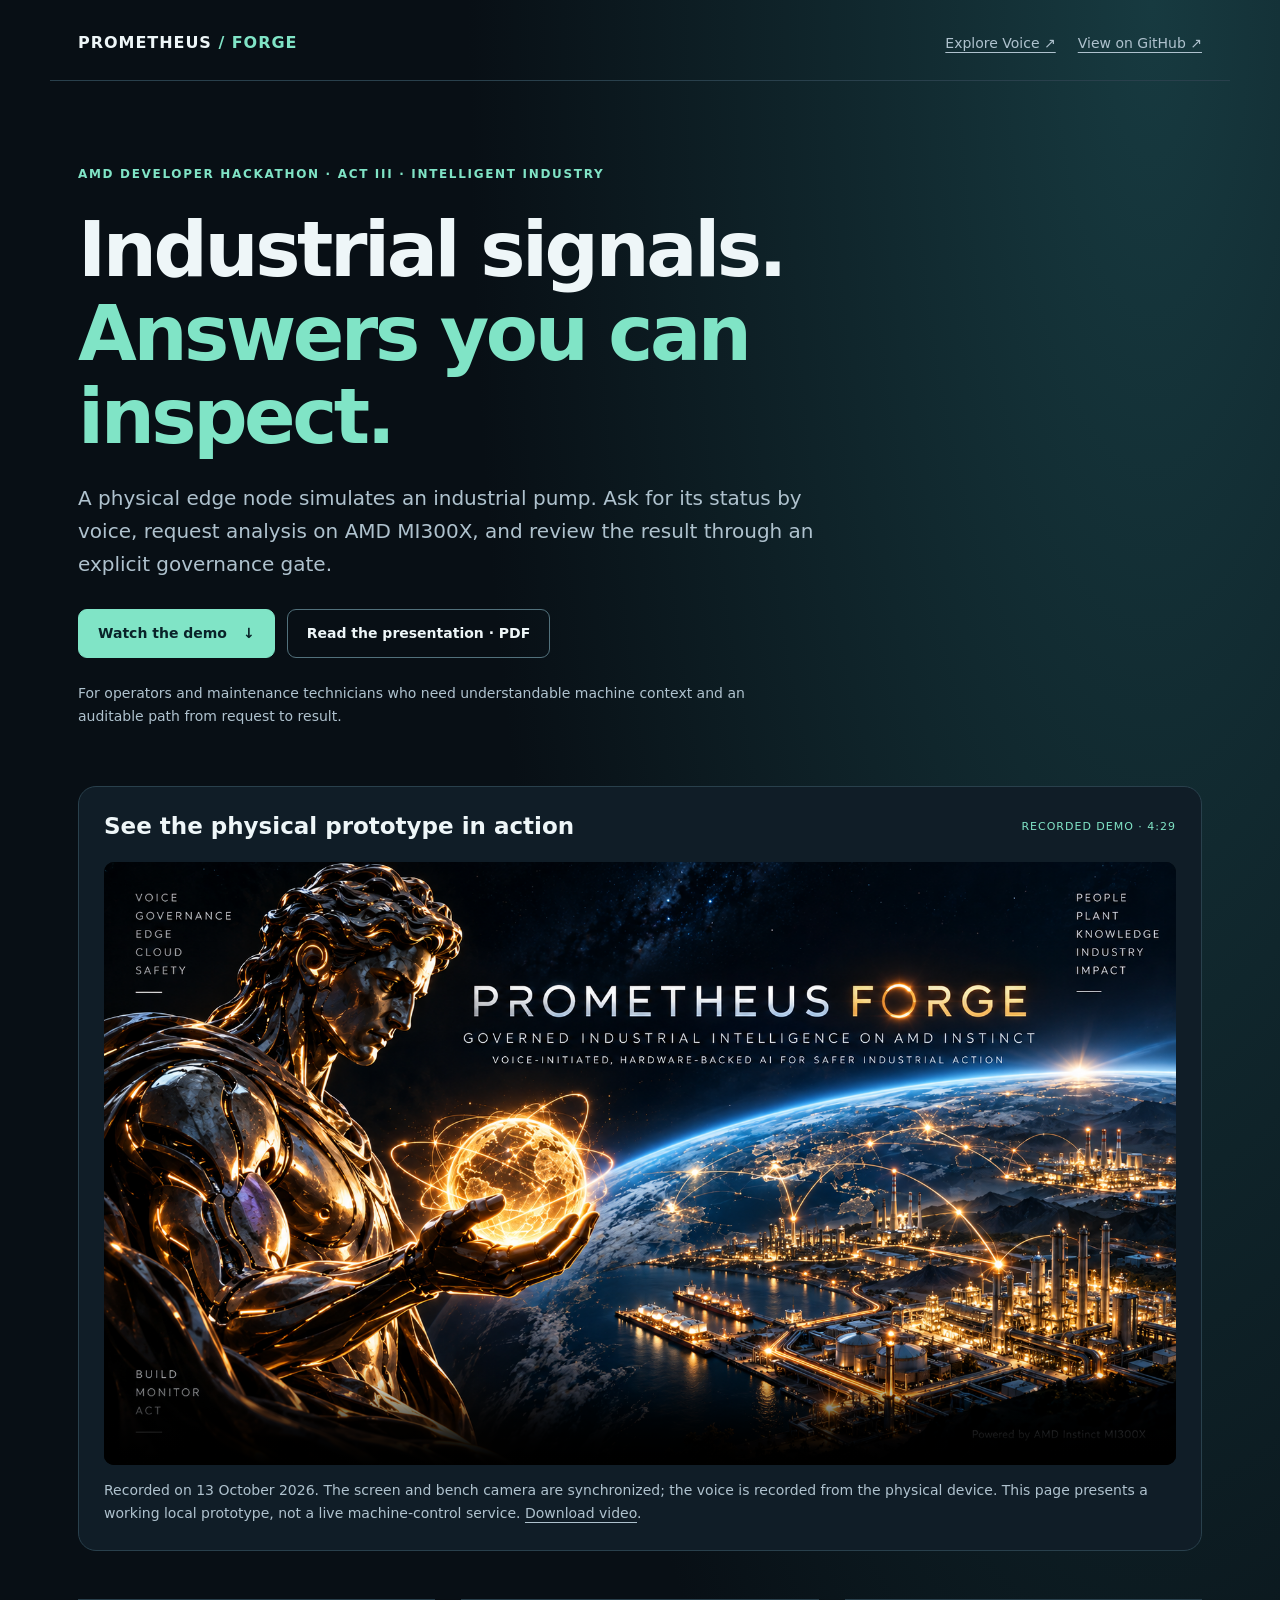
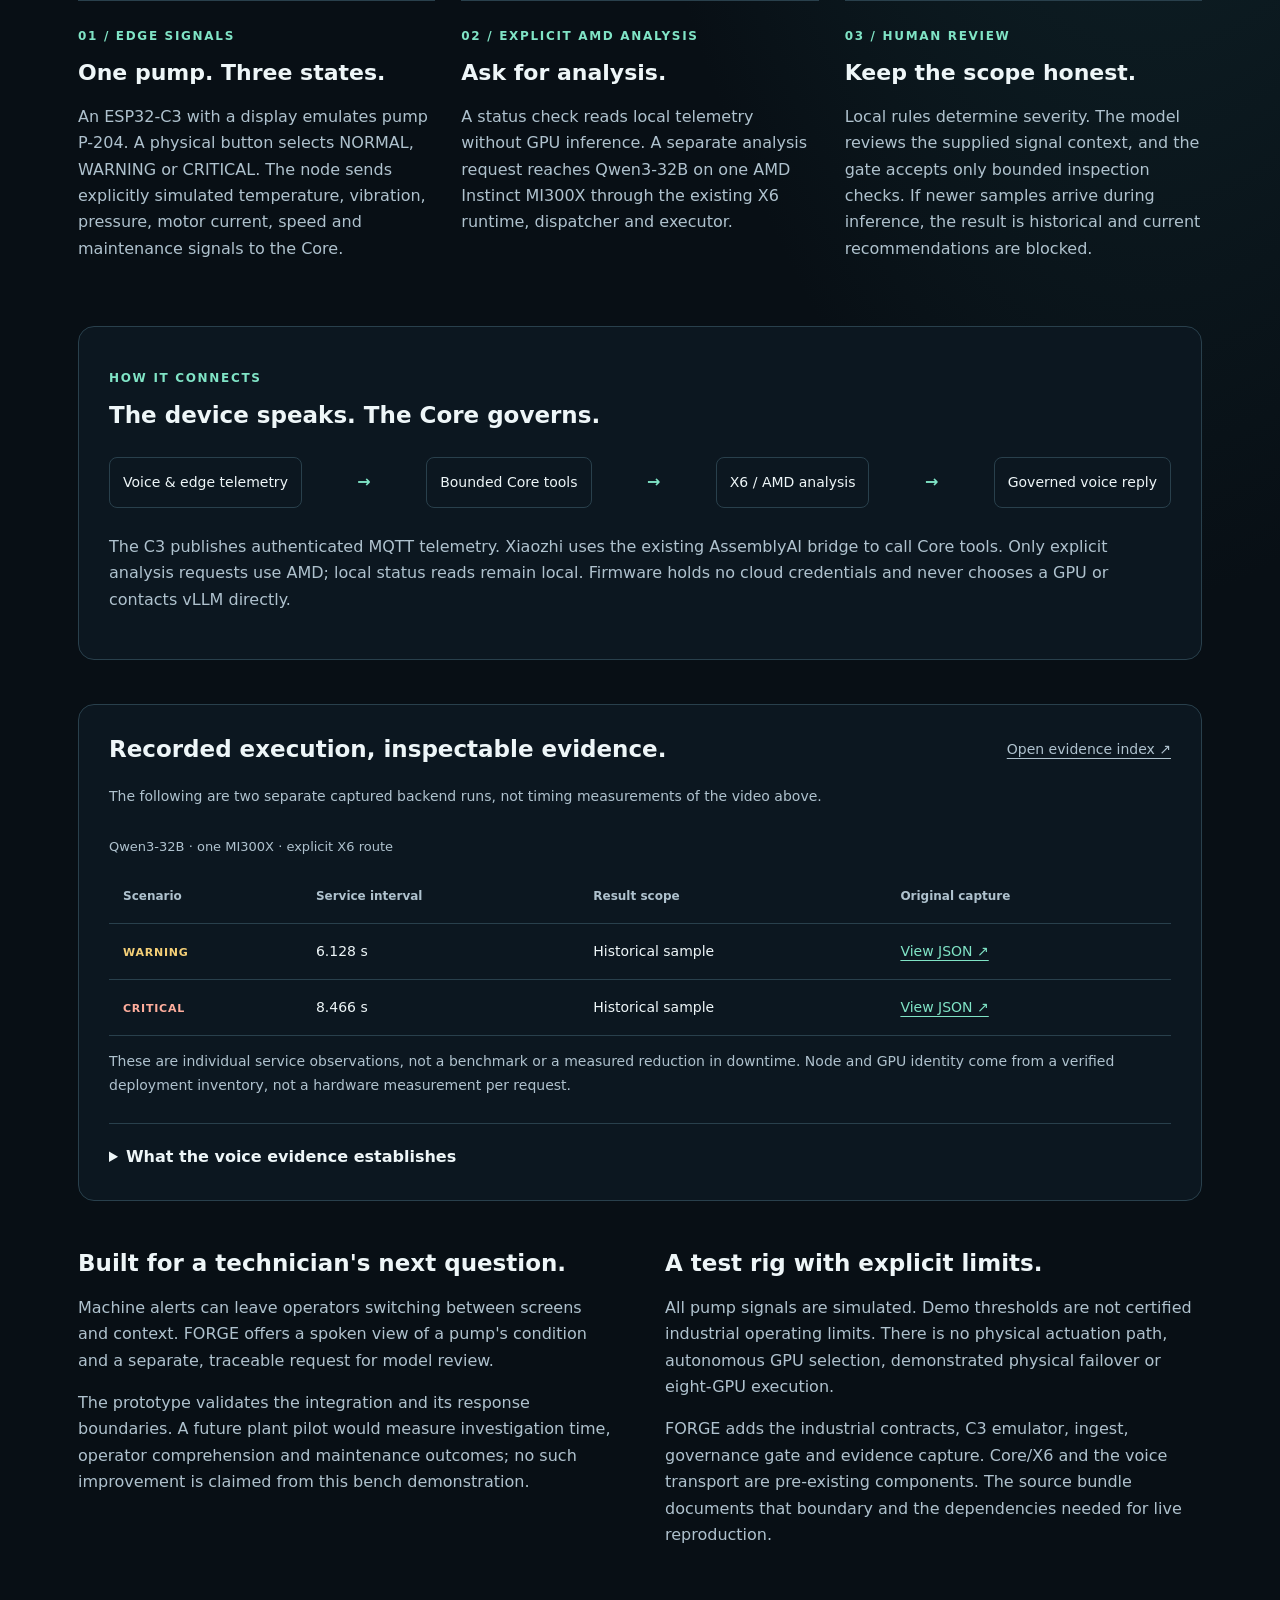
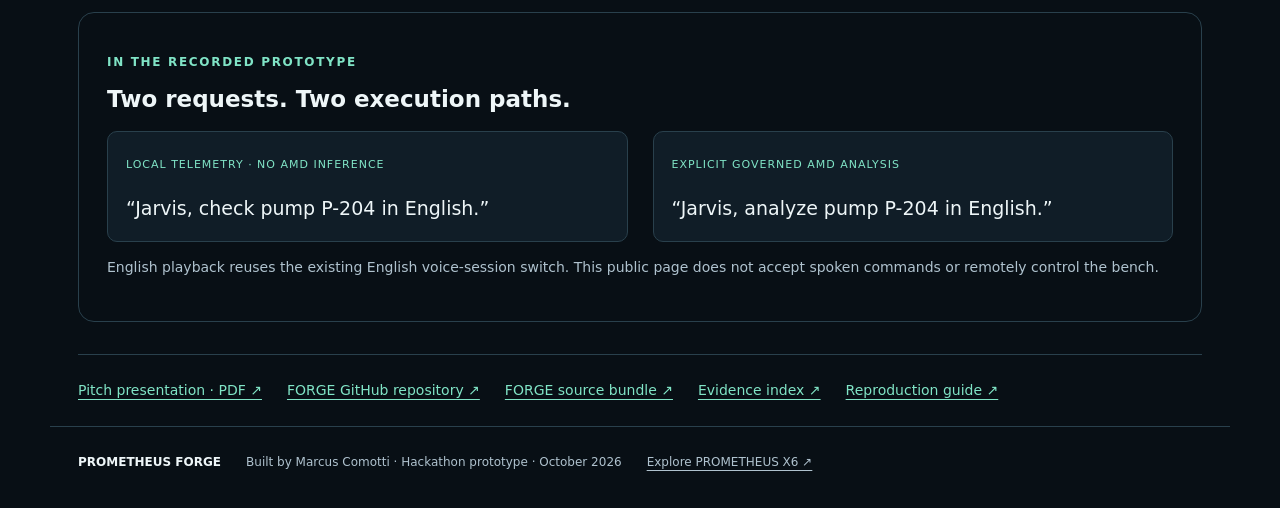
<file: public/forge/index.html>
<!doctype html>
<html lang="en">
<head>
  <meta charset="utf-8">
  <meta name="viewport" content="width=device-width, initial-scale=1">
  <title>PROMETHEUS FORGE — Governed industrial intelligence</title>
  <meta name="description" content="Watch a physical pump simulator, Xiaozhi voice and governed Qwen3-32B inference on AMD MI300X. Inspect the recorded prototype, presentation and execution evidence.">
  <meta name="theme-color" content="#080f15">
  <meta property="og:title" content="PROMETHEUS FORGE — Industrial signals. Answers you can inspect.">
  <meta property="og:description" content="A recorded industrial prototype combining physical edge telemetry, voice, AMD MI300X inference and human-review boundaries.">
  <meta property="og:image" content="https://jarvisprometheus.space/forge/cover.png">
  <meta property="og:type" content="website">
  <meta property="og:url" content="https://jarvisprometheus.space/forge/">
  <link rel="canonical" href="https://jarvisprometheus.space/forge/">
  <link rel="stylesheet" href="style.css">
</head>
<body>
  <a class="skip" href="#demo">Skip to demonstration</a>
  <header class="wrap"><a class="brand" href="/">PROMETHEUS <span>/ FORGE</span></a><nav class="top-links" aria-label="Related projects"><a class="back" href="/voice/">Explore Voice ↗</a><a class="back" href="https://github.com/comottimarcus-dot/prometheus-forge">View on GitHub ↗</a></nav></header>
  <main class="wrap">
    <section class="hero" aria-labelledby="title">
      <p class="eyebrow">AMD DEVELOPER HACKATHON · ACT III · INTELLIGENT INDUSTRY</p>
      <h1 id="title">Industrial signals.<br><span>Answers you can inspect.</span></h1>
      <p class="lead">A physical edge node simulates an industrial pump. Ask for its status by voice, request analysis on AMD MI300X, and review the result through an explicit governance gate.</p>
      <div class="actions"><a class="button primary" href="#demo">Watch the demo <span aria-hidden="true">↓</span></a><a class="button" href="presentation.pdf">Read the presentation · PDF</a></div>
      <p class="hero-caption">For operators and maintenance technicians who need understandable machine context and an auditable path from request to result.</p>
    </section>
    <section id="demo" class="demo" aria-labelledby="demo-title">
      <div class="section-head"><h2 id="demo-title">See the physical prototype in action</h2><span class="badge">RECORDED DEMO · 4:29</span></div>
      <video controls playsinline preload="metadata" poster="cover.png" aria-label="PROMETHEUS FORGE recorded demonstration with synchronized desktop and physical devices">
        <source src="demo.mp4" type="video/mp4">
        <p>Your browser cannot play this video. <a href="demo.mp4">Download the demo</a>.</p>
      </video>
      <p class="note">Recorded on 13 October 2026. The screen and bench camera are synchronized; the voice is recorded from the physical device. This page presents a working local prototype, not a live machine-control service. <a href="demo.mp4" download>Download video</a>.</p>
    </section>
    <section class="proof" aria-label="Demonstrated industrial workflow">
      <article><p class="number">01 / EDGE SIGNALS</p><h2>One pump. Three states.</h2><p>An ESP32-C3 with a display emulates pump P-204. A physical button selects NORMAL, WARNING or CRITICAL. The node sends explicitly simulated temperature, vibration, pressure, motor current, speed and maintenance signals to the Core.</p></article>
      <article><p class="number">02 / EXPLICIT AMD ANALYSIS</p><h2>Ask for analysis.</h2><p>A status check reads local telemetry without GPU inference. A separate analysis request reaches Qwen3-32B on one AMD Instinct MI300X through the existing X6 runtime, dispatcher and executor.</p></article>
      <article><p class="number">03 / HUMAN REVIEW</p><h2>Keep the scope honest.</h2><p>Local rules determine severity. The model reviews the supplied signal context, and the gate accepts only bounded inspection checks. If newer samples arrive during inference, the result is historical and current recommendations are blocked.</p></article>
    </section>
    <section class="architecture" aria-labelledby="architecture-title">
      <p class="eyebrow">HOW IT CONNECTS</p><h2 id="architecture-title">The device speaks. The Core governs.</h2>
      <div class="flow"><span>Voice &amp; edge telemetry</span><b aria-hidden="true">→</b><span>Bounded Core tools</span><b aria-hidden="true">→</b><span>X6 / AMD analysis</span><b aria-hidden="true">→</b><span>Governed voice reply</span></div>
      <p>The C3 publishes authenticated MQTT telemetry. Xiaozhi uses the existing AssemblyAI bridge to call Core tools. Only explicit analysis requests use AMD; local status reads remain local. Firmware holds no cloud credentials and never chooses a GPU or contacts vLLM directly.</p>
    </section>
    <section class="evidence-block" aria-labelledby="evidence-title">
      <div class="section-head"><h2 id="evidence-title">Recorded execution, inspectable evidence.</h2><a class="back" href="evidence/index.json">Open evidence index ↗</a></div>
      <p class="note">The following are two separate captured backend runs, not timing measurements of the video above.</p>
      <div class="table-scroll" tabindex="0" role="region" aria-label="Captured AMD backend runs"><table><caption>Qwen3-32B · one MI300X · explicit X6 route</caption><thead><tr><th scope="col">Scenario</th><th scope="col">Service interval</th><th scope="col">Result scope</th><th scope="col">Original capture</th></tr></thead><tbody><tr><th scope="row"><span class="scenario warning">WARNING</span></th><td>6.128 s</td><td>Historical sample</td><td><a href="evidence/warning.json">View JSON ↗</a></td></tr><tr><th scope="row"><span class="scenario critical">CRITICAL</span></th><td>8.466 s</td><td>Historical sample</td><td><a href="evidence/critical.json">View JSON ↗</a></td></tr></tbody></table></div>
      <p class="note">These are individual service observations, not a benchmark or a measured reduction in downtime. Node and GPU identity come from a verified deployment inventory, not a hardware measurement per request.</p>
      <details><summary>What the voice evidence establishes</summary><p>Core results, bridge playback start and audio-submission completion are correlated by actual request and thought IDs. The operator also confirmed hearing the complete English response on the Xiaozhi. That declaration is distinct from a firmware playback-completion acknowledgement. The original captures retain their original test language.</p><p><a href="evidence/voice-listening.json">Inspect the listening declaration ↗</a> · <a href="evidence/voice-trace.json">Inspect the correlated voice trace ↗</a></p></details>
    </section>
    <section class="details" aria-label="Prototype value and boundaries">
      <article><h2>Built for a technician's next question.</h2><p>Machine alerts can leave operators switching between screens and context. FORGE offers a spoken view of a pump's condition and a separate, traceable request for model review.</p><p>The prototype validates the integration and its response boundaries. A future plant pilot would measure investigation time, operator comprehension and maintenance outcomes; no such improvement is claimed from this bench demonstration.</p></article>
      <article><h2>A test rig with explicit limits.</h2><p>All pump signals are simulated. Demo thresholds are not certified industrial operating limits. There is no physical actuation path, autonomous GPU selection, demonstrated physical failover or eight-GPU execution.</p><p>FORGE adds the industrial contracts, C3 emulator, ingest, governance gate and evidence capture. Core/X6 and the voice transport are pre-existing components. The source bundle documents that boundary and the dependencies needed for live reproduction.</p></article>
    </section>
    <section class="commands" aria-labelledby="commands-title"><p class="eyebrow">IN THE RECORDED PROTOTYPE</p><h2 id="commands-title">Two requests. Two execution paths.</h2><div class="command-grid"><article><span class="badge">LOCAL TELEMETRY · NO AMD INFERENCE</span><blockquote>“Jarvis, check pump P-204 in English.”</blockquote></article><article><span class="badge">EXPLICIT GOVERNED AMD ANALYSIS</span><blockquote>“Jarvis, analyze pump P-204 in English.”</blockquote></article></div><p class="note">English playback reuses the existing English voice-session switch. This public page does not accept spoken commands or remotely control the bench.</p></section>
    <nav class="resources" aria-label="Project materials"><a href="presentation.pdf">Pitch presentation · PDF ↗</a><a href="https://github.com/comottimarcus-dot/prometheus-forge">FORGE GitHub repository ↗</a><a href="source.zip" download>FORGE source bundle ↗</a><a href="evidence/index.json">Evidence index ↗</a><a href="reproduction.md">Reproduction guide ↗</a></nav>
  </main>
  <footer class="wrap"><strong>PROMETHEUS FORGE</strong><span>Built by Marcus Comotti · Hackathon prototype · October 2026</span><a href="/">Explore PROMETHEUS X6 ↗</a></footer>
</body>
</html>
</file>
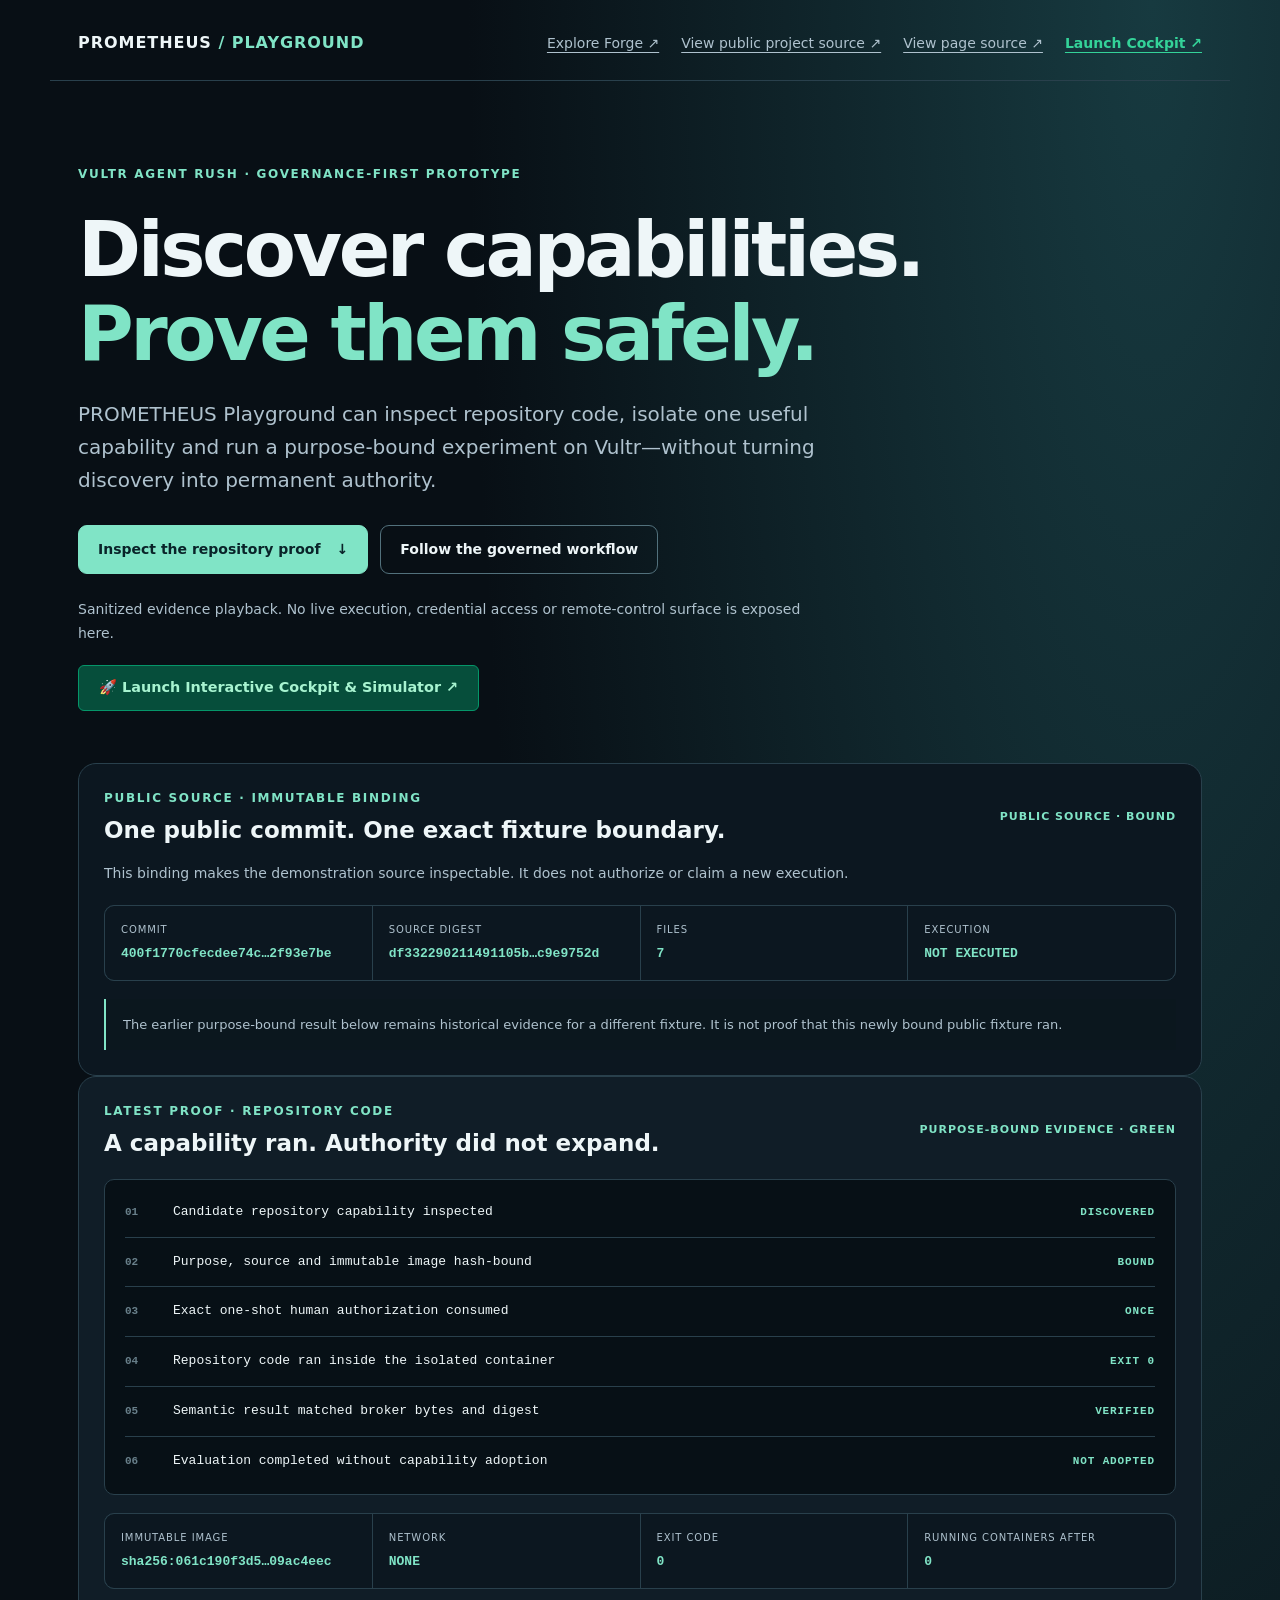
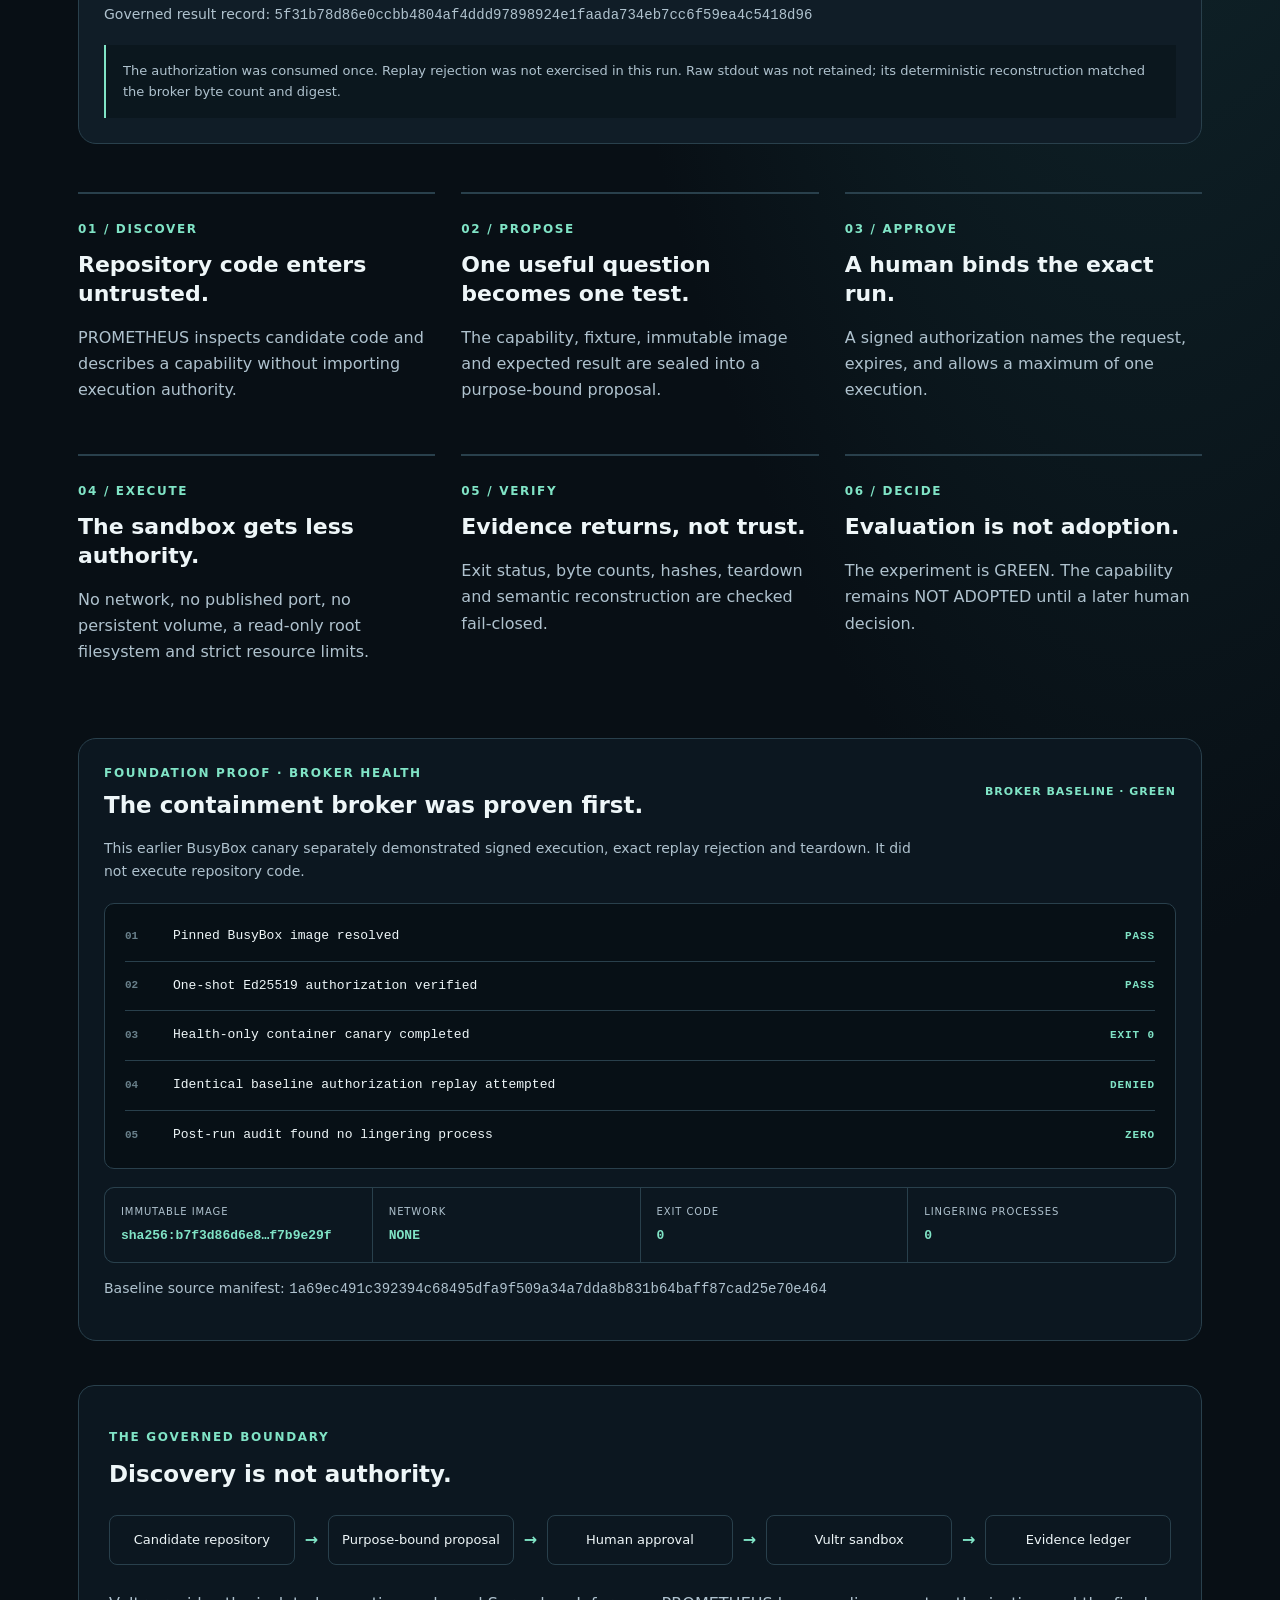
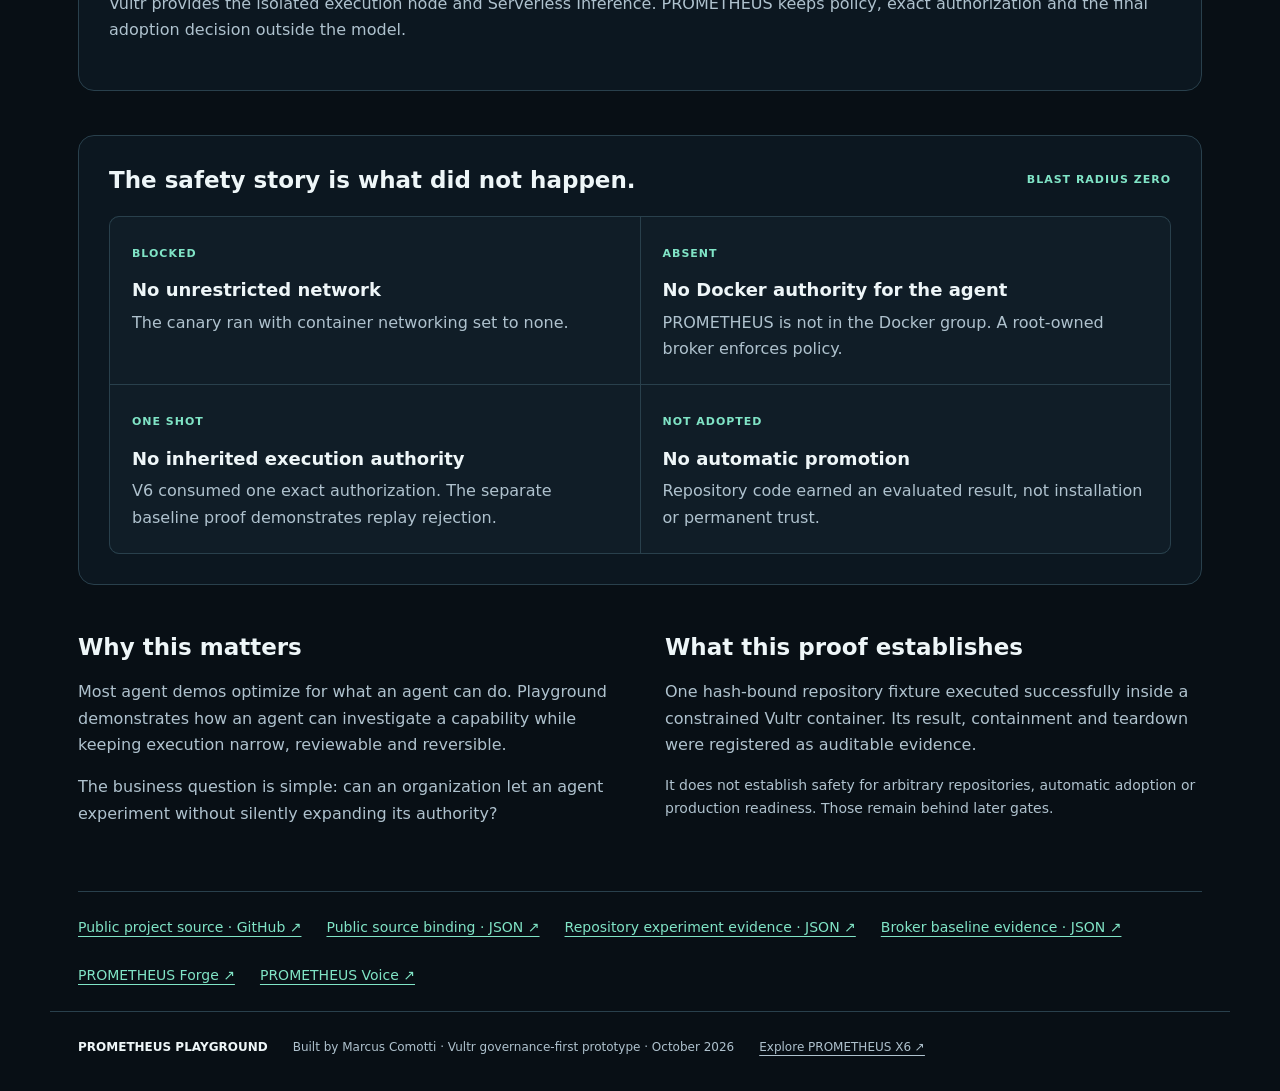
<file: public/playground/index.html>
<!doctype html>
<html lang="en">
<head>
  <meta charset="utf-8">
  <meta name="viewport" content="width=device-width, initial-scale=1">
  <title>PROMETHEUS PLAYGROUND — Discover capabilities. Prove them safely.</title>
  <meta name="description" content="See PROMETHEUS inspect a repository capability, propose one bounded experiment, execute it inside an isolated Vultr sandbox and preserve evidence without automatic adoption.">
  <meta name="theme-color" content="#080f15">
  <meta property="og:title" content="PROMETHEUS PLAYGROUND — Discover capabilities. Prove them safely.">
  <meta property="og:description" content="A governance-first proving ground where repository capabilities earn evidence before authority.">
  <meta property="og:type" content="website">
  <meta property="og:url" content="https://jarvisprometheus.space/playground/">
  <link rel="canonical" href="https://jarvisprometheus.space/playground/">
  <link rel="stylesheet" href="style.css">
</head>
<body>
  <a class="skip" href="#proof">Skip to verified proof</a>
  <header class="wrap">
    <a class="brand" href="/">PROMETHEUS <span>/ PLAYGROUND</span></a>
    <nav class="top-links" aria-label="Related resources">
      <a class="back" href="/forge/">Explore Forge ↗</a>
      <a class="back" href="https://github.com/comottimarcus-dot/prometheus-x6-playground">View public project source ↗</a>
      <a class="back" href="https://github.com/comottimarcus-dot/jarvisprometheus-site/tree/main/public/playground">View page source ↗</a>
      <a class="back highlight" style="color:#34d399;font-weight:600;" href="/playground/cockpit/">Launch Cockpit ↗</a>
    </nav>
  </header>

  <main class="wrap">
    <section class="hero" aria-labelledby="title">
      <p class="eyebrow">VULTR AGENT RUSH · GOVERNANCE-FIRST PROTOTYPE</p>
      <h1 id="title">Discover capabilities.<br><span>Prove them safely.</span></h1>
      <p class="lead">PROMETHEUS Playground can inspect repository code, isolate one useful capability and run a purpose-bound experiment on Vultr—without turning discovery into permanent authority.</p>
      <div class="actions">
        <a class="button primary" href="#proof">Inspect the repository proof <span aria-hidden="true">↓</span></a>
        <a class="button" href="#workflow">Follow the governed workflow</a>
      </div>
      <p class="hero-caption">Sanitized evidence playback. No live execution, credential access or remote-control surface is exposed here.</p>
          <div style="margin-top:1.25rem;">
        <a href="/playground/cockpit/" style="display:inline-flex;align-items:center;gap:0.5rem;padding:0.65rem 1.25rem;background:#064e3b;color:#a7f3d0;border:1px solid #059669;border-radius:6px;font-weight:600;font-size:0.9rem;text-decoration:none;">
          <span>🚀 Launch Interactive Cockpit & Simulator ↗</span>
        </a>
      </div>
    </section>

    <section id="public-source" class="demo baseline-demo" aria-labelledby="public-source-title">
      <div class="section-head">
        <div><p class="eyebrow proof-label">PUBLIC SOURCE · IMMUTABLE BINDING</p><h2 id="public-source-title">One public commit. One exact fixture boundary.</h2></div>
        <span class="badge" id="source-binding-result" aria-live="polite">VERIFYING BINDING</span>
      </div>
      <p class="note baseline-intro">This binding makes the demonstration source inspectable. It does not authorize or claim a new execution.</p>
      <div class="metrics" aria-label="Public repository binding">
        <article><span>COMMIT</span><strong id="source-binding-commit">—</strong></article>
        <article><span>SOURCE DIGEST</span><strong id="source-binding-digest">—</strong></article>
        <article><span>FILES</span><strong id="source-binding-files">—</strong></article>
        <article><span>EXECUTION</span><strong id="source-binding-execution">—</strong></article>
      </div>
      <p class="proof-context">The earlier purpose-bound result below remains historical evidence for a different fixture. It is not proof that this newly bound public fixture ran.</p>
    </section>

    <section id="proof" class="demo" aria-labelledby="proof-title">
      <div class="section-head">
        <div><p class="eyebrow proof-label">LATEST PROOF · REPOSITORY CODE</p><h2 id="proof-title">A capability ran. Authority did not expand.</h2></div>
        <span class="badge" id="purpose-evidence-result" aria-live="polite">VERIFYING EVIDENCE</span>
      </div>
      <div class="terminal" aria-label="Sandbox execution evidence">
        <ol id="purpose-event-stream">
          <li><span>01</span><p>Loading signed evidence…</p><b>WAIT</b></li>
        </ol>
      </div>
      <div class="metrics" aria-label="Verified canary metrics">
        <article><span>IMMUTABLE IMAGE</span><strong id="purpose-image">—</strong></article>
        <article><span>NETWORK</span><strong id="purpose-network">—</strong></article>
        <article><span>EXIT CODE</span><strong id="purpose-exit-code">—</strong></article>
        <article><span>RUNNING CONTAINERS AFTER</span><strong id="purpose-processes">—</strong></article>
      </div>
      <p class="note">Governed result record: <code id="purpose-evidence-hash">—</code></p>
      <p class="proof-context">The authorization was consumed once. Replay rejection was not exercised in this run. Raw stdout was not retained; its deterministic reconstruction matched the broker byte count and digest.</p>
    </section>

    <section id="workflow" class="proof workflow" aria-label="Demonstrated Playground workflow">
      <article><p class="number">01 / DISCOVER</p><h2>Repository code enters untrusted.</h2><p>PROMETHEUS inspects candidate code and describes a capability without importing execution authority.</p></article>
      <article><p class="number">02 / PROPOSE</p><h2>One useful question becomes one test.</h2><p>The capability, fixture, immutable image and expected result are sealed into a purpose-bound proposal.</p></article>
      <article><p class="number">03 / APPROVE</p><h2>A human binds the exact run.</h2><p>A signed authorization names the request, expires, and allows a maximum of one execution.</p></article>
      <article><p class="number">04 / EXECUTE</p><h2>The sandbox gets less authority.</h2><p>No network, no published port, no persistent volume, a read-only root filesystem and strict resource limits.</p></article>
      <article><p class="number">05 / VERIFY</p><h2>Evidence returns, not trust.</h2><p>Exit status, byte counts, hashes, teardown and semantic reconstruction are checked fail-closed.</p></article>
      <article><p class="number">06 / DECIDE</p><h2>Evaluation is not adoption.</h2><p>The experiment is GREEN. The capability remains NOT ADOPTED until a later human decision.</p></article>
    </section>

    <section id="baseline" class="demo baseline-demo" aria-labelledby="baseline-title">
      <div class="section-head">
        <div><p class="eyebrow proof-label">FOUNDATION PROOF · BROKER HEALTH</p><h2 id="baseline-title">The containment broker was proven first.</h2></div>
        <span class="badge" id="baseline-evidence-result" aria-live="polite">VERIFYING BASELINE</span>
      </div>
      <p class="note baseline-intro">This earlier BusyBox canary separately demonstrated signed execution, exact replay rejection and teardown. It did not execute repository code.</p>
      <div class="terminal" aria-label="Broker baseline evidence">
        <ol id="baseline-event-stream">
          <li><span>01</span><p>Loading baseline evidence…</p><b>WAIT</b></li>
        </ol>
      </div>
      <div class="metrics" aria-label="Verified baseline metrics">
        <article><span>IMMUTABLE IMAGE</span><strong id="baseline-image">—</strong></article>
        <article><span>NETWORK</span><strong id="baseline-network">—</strong></article>
        <article><span>EXIT CODE</span><strong id="baseline-exit-code">—</strong></article>
        <article><span>LINGERING PROCESSES</span><strong id="baseline-processes">—</strong></article>
      </div>
      <p class="note">Baseline source manifest: <code id="baseline-evidence-hash">—</code></p>
    </section>

    <section id="boundary" class="architecture" aria-labelledby="boundary-title">
      <p class="eyebrow">THE GOVERNED BOUNDARY</p>
      <h2 id="boundary-title">Discovery is not authority.</h2>
      <div class="flow"><span>Candidate repository</span><b aria-hidden="true">→</b><span>Purpose-bound proposal</span><b aria-hidden="true">→</b><span>Human approval</span><b aria-hidden="true">→</b><span>Vultr sandbox</span><b aria-hidden="true">→</b><span>Evidence ledger</span></div>
      <p>Vultr provides the isolated execution node and Serverless Inference. PROMETHEUS keeps policy, exact authorization and the final adoption decision outside the model.</p>
    </section>

    <section class="evidence-block" aria-labelledby="containment-title">
      <div class="section-head"><h2 id="containment-title">The safety story is what did not happen.</h2><span class="badge">BLAST RADIUS ZERO</span></div>
      <div class="containment-grid">
        <article><span class="status">BLOCKED</span><h3>No unrestricted network</h3><p>The canary ran with container networking set to none.</p></article>
        <article><span class="status">ABSENT</span><h3>No Docker authority for the agent</h3><p>PROMETHEUS is not in the Docker group. A root-owned broker enforces policy.</p></article>
        <article><span class="status">ONE SHOT</span><h3>No inherited execution authority</h3><p>V6 consumed one exact authorization. The separate baseline proof demonstrates replay rejection.</p></article>
        <article><span class="status">NOT ADOPTED</span><h3>No automatic promotion</h3><p>Repository code earned an evaluated result, not installation or permanent trust.</p></article>
      </div>
    </section>

    <section class="details" aria-label="Prototype value and limits">
      <article><h2>Why this matters</h2><p>Most agent demos optimize for what an agent can do. Playground demonstrates how an agent can investigate a capability while keeping execution narrow, reviewable and reversible.</p><p>The business question is simple: can an organization let an agent experiment without silently expanding its authority?</p></article>
      <article><h2>What this proof establishes</h2><p>One hash-bound repository fixture executed successfully inside a constrained Vultr container. Its result, containment and teardown were registered as auditable evidence.</p><p class="note">It does not establish safety for arbitrary repositories, automatic adoption or production readiness. Those remain behind later gates.</p></article>
    </section>

    <nav class="resources" aria-label="Project materials">
      <a href="https://github.com/comottimarcus-dot/prometheus-x6-playground">Public project source · GitHub ↗</a>
      <a href="evidence/public-repository-binding-v1.json">Public source binding · JSON ↗</a>
      <a href="evidence/purpose-bound-experiment-public-v1.json">Repository experiment evidence · JSON ↗</a>
      <a href="evidence/sandbox-canary-public-v1.json">Broker baseline evidence · JSON ↗</a>
      <a href="/forge/">PROMETHEUS Forge ↗</a>
      <a href="/voice/">PROMETHEUS Voice ↗</a>
    </nav>
  </main>

  <footer class="wrap"><strong>PROMETHEUS PLAYGROUND</strong><span>Built by Marcus Comotti · Vultr governance-first prototype · October 2026</span><a href="/">Explore PROMETHEUS X6 ↗</a></footer>
  <script src="app.js" defer></script>
</body>
</html>
</file>
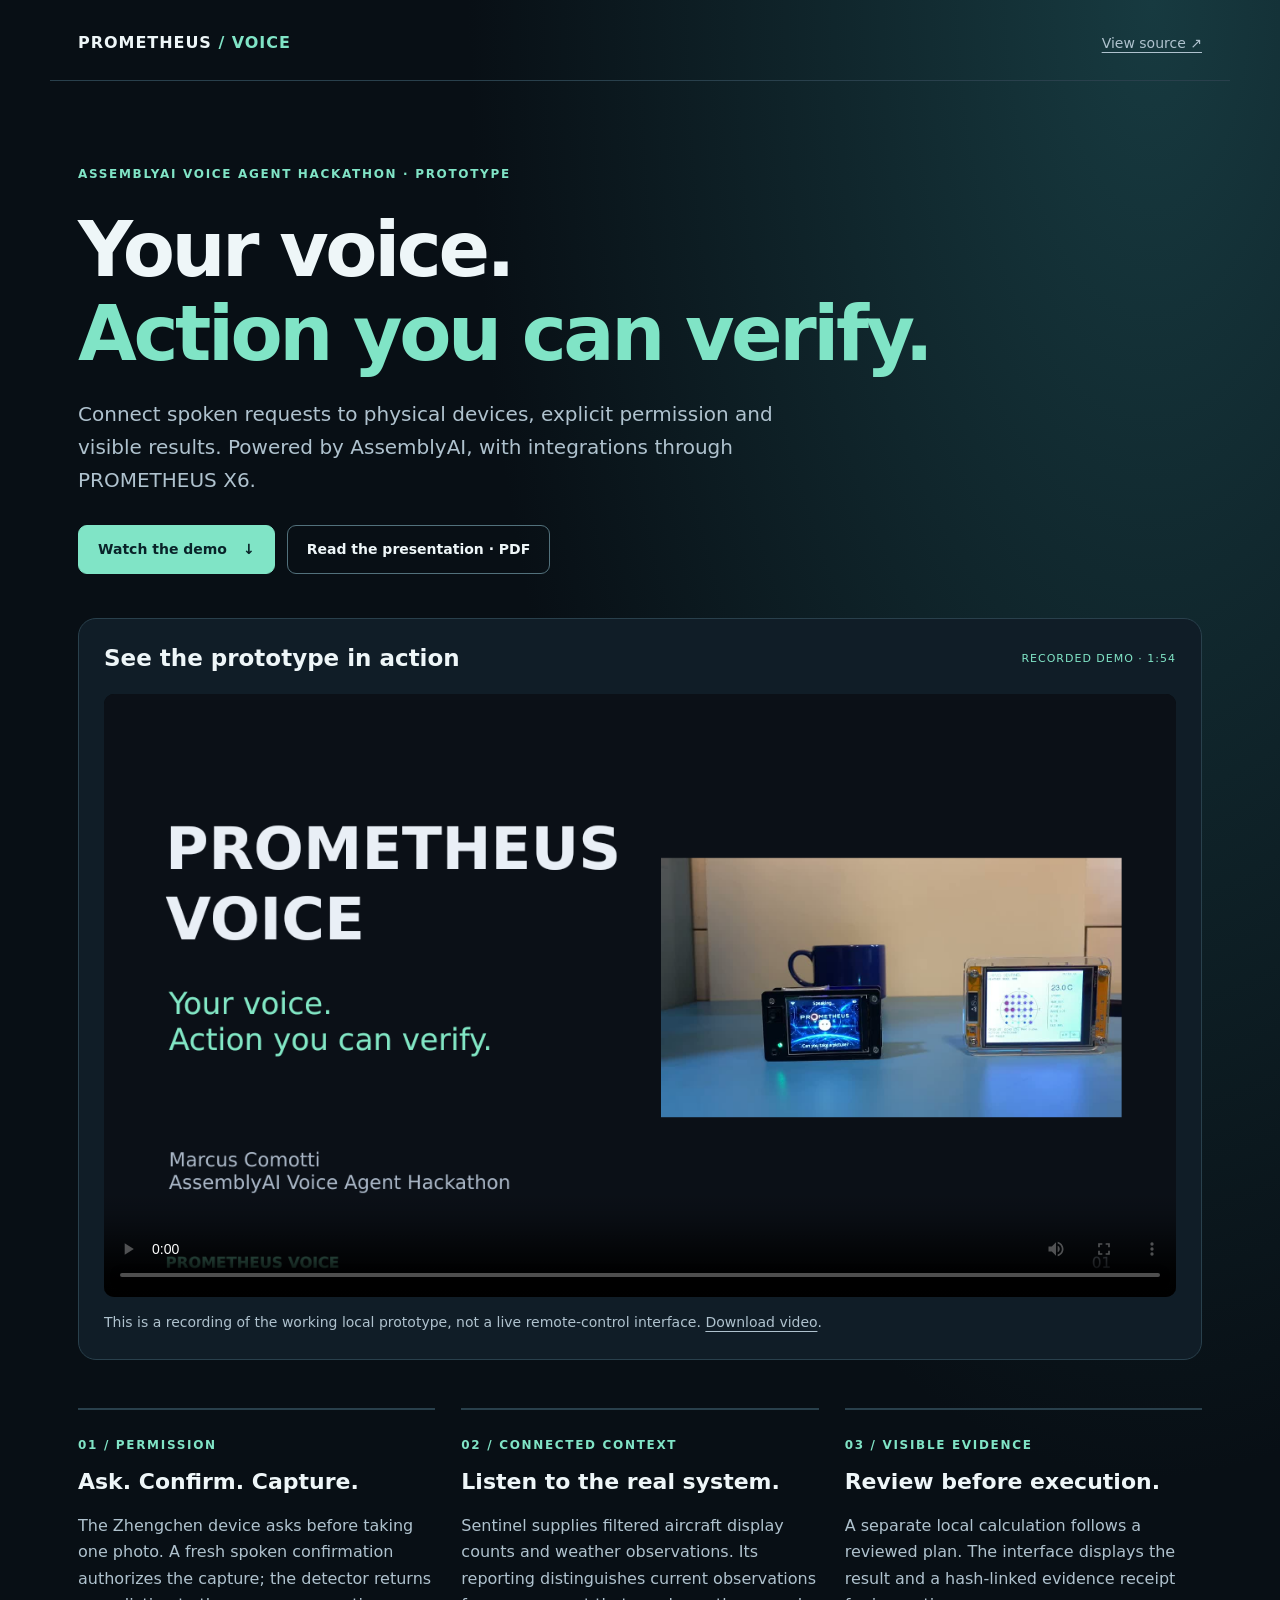
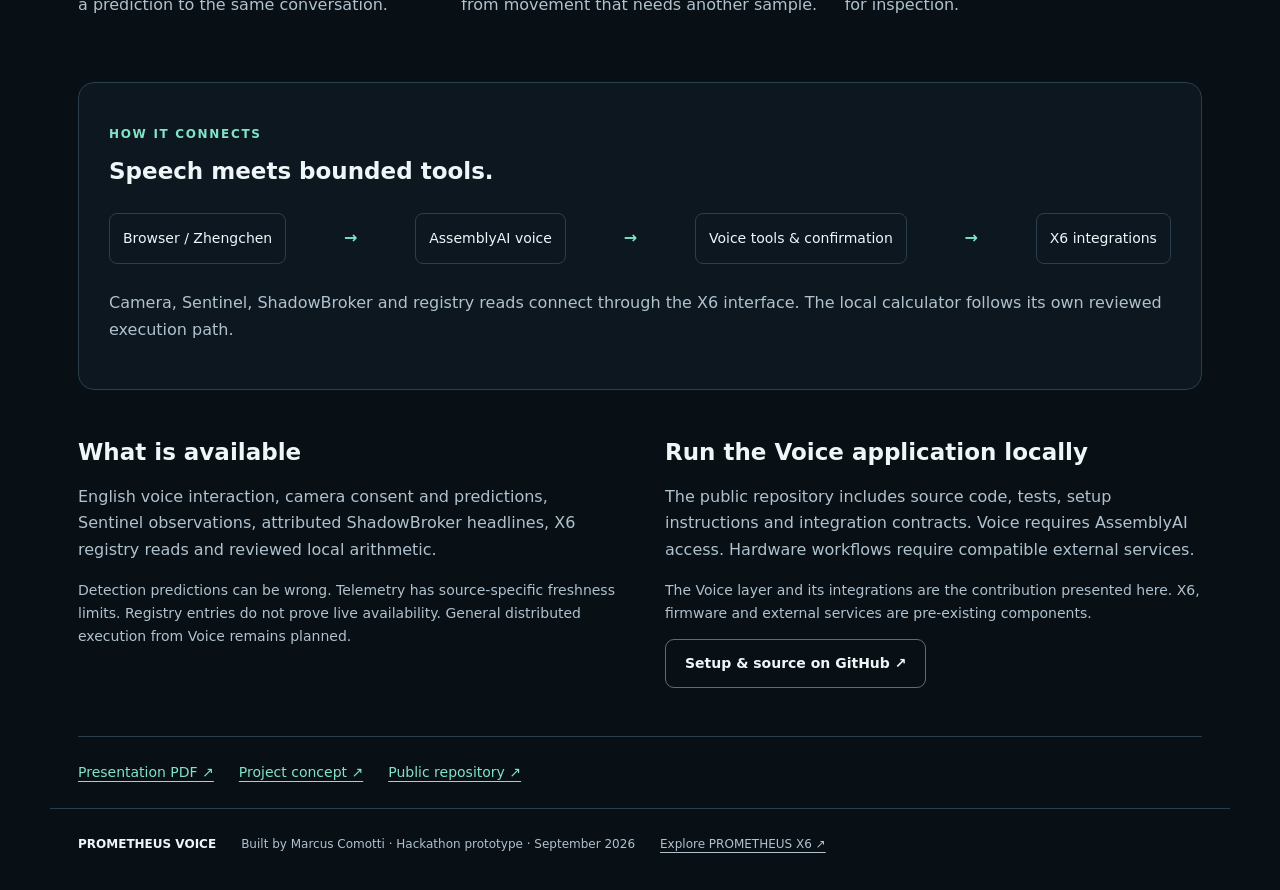
<file: public/voice/index.html>
<!doctype html>
<html lang="en">
<head>
  <meta charset="utf-8">
  <meta name="viewport" content="width=device-width, initial-scale=1">
  <title>PROMETHEUS VOICE — Recorded prototype demo</title>
  <meta name="description" content="Watch PROMETHEUS VOICE connect speech to explicit camera consent, connected telemetry and human-reviewed local execution. Explore the slides and open-source Voice application.">
  <meta name="theme-color" content="#080f15">
  <meta property="og:title" content="PROMETHEUS VOICE — Your voice. Action you can verify.">
  <meta property="og:description" content="Recorded demonstration of an AssemblyAI voice prototype with physical devices, human confirmation and visible evidence.">
  <meta property="og:image" content="https://jarvisprometheus.space/voice/cover.png">
  <meta property="og:type" content="website">
  <link rel="canonical" href="https://jarvisprometheus.space/voice/">
  <link rel="stylesheet" href="style.css">
</head>
<body>
  <a class="skip" href="#demo">Skip to demonstration</a>
  <header class="wrap"><a class="brand" href="/">PROMETHEUS <span>/ VOICE</span></a><a class="back" href="https://github.com/comottimarcus-dot/prometheus-voice">View source ↗</a></header>
  <main class="wrap">
    <section class="hero" aria-labelledby="title">
      <p class="eyebrow">ASSEMBLYAI VOICE AGENT HACKATHON · PROTOTYPE</p>
      <h1 id="title">Your voice.<br><span>Action you can verify.</span></h1>
      <p class="lead">Connect spoken requests to physical devices, explicit permission and visible results. Powered by AssemblyAI, with integrations through PROMETHEUS X6.</p>
      <div class="actions"><a class="button primary" href="#demo">Watch the demo <span aria-hidden="true">↓</span></a><a class="button" href="presentation.pdf">Read the presentation · PDF</a></div>
    </section>
    <section id="demo" class="demo" aria-labelledby="demo-title">
      <div class="section-head"><h2 id="demo-title">See the prototype in action</h2><span class="badge">RECORDED DEMO · 1:54</span></div>
      <video controls playsinline preload="metadata" poster="cover.png" aria-label="PROMETHEUS VOICE recorded demonstration">
        <source src="demo.mp4" type="video/mp4">
        <p>Your browser cannot play this video. <a href="demo.mp4">Download the demo</a>.</p>
      </video>
      <p class="note">This is a recording of the working local prototype, not a live remote-control interface. <a href="demo.mp4" download>Download video</a>.</p>
    </section>
    <section class="proof" aria-label="Demonstrated workflows">
      <article><p class="number">01 / PERMISSION</p><h2>Ask. Confirm. Capture.</h2><p>The Zhengchen device asks before taking one photo. A fresh spoken confirmation authorizes the capture; the detector returns a prediction to the same conversation.</p></article>
      <article><p class="number">02 / CONNECTED CONTEXT</p><h2>Listen to the real system.</h2><p>Sentinel supplies filtered aircraft display counts and weather observations. Its reporting distinguishes current observations from movement that needs another sample.</p></article>
      <article><p class="number">03 / VISIBLE EVIDENCE</p><h2>Review before execution.</h2><p>A separate local calculation follows a reviewed plan. The interface displays the result and a hash-linked evidence receipt for inspection.</p></article>
    </section>
    <section class="architecture" aria-labelledby="architecture-title"><p class="eyebrow">HOW IT CONNECTS</p><h2 id="architecture-title">Speech meets bounded tools.</h2><div class="flow"><span>Browser / Zhengchen</span><b aria-hidden="true">→</b><span>AssemblyAI voice</span><b aria-hidden="true">→</b><span>Voice tools &amp; confirmation</span><b aria-hidden="true">→</b><span>X6 integrations</span></div><p>Camera, Sentinel, ShadowBroker and registry reads connect through the X6 interface. The local calculator follows its own reviewed execution path.</p></section>
    <section class="details" aria-label="Prototype scope and reproduction">
      <article><h2>What is available</h2><p>English voice interaction, camera consent and predictions, Sentinel observations, attributed ShadowBroker headlines, X6 registry reads and reviewed local arithmetic.</p><p class="note">Detection predictions can be wrong. Telemetry has source-specific freshness limits. Registry entries do not prove live availability. General distributed execution from Voice remains planned.</p></article>
      <article><h2>Run the Voice application locally</h2><p>The public repository includes source code, tests, setup instructions and integration contracts. Voice requires AssemblyAI access. Hardware workflows require compatible external services.</p><p class="note">The Voice layer and its integrations are the contribution presented here. X6, firmware and external services are pre-existing components.</p><a class="button" href="https://github.com/comottimarcus-dot/prometheus-voice#readme">Setup &amp; source on GitHub ↗</a></article>
    </section>
    <nav class="resources" aria-label="Project materials"><a href="presentation.pdf">Presentation PDF ↗</a><a href="https://github.com/comottimarcus-dot/prometheus-voice/blob/main/docs/CONCEPT.md">Project concept ↗</a><a href="https://github.com/comottimarcus-dot/prometheus-voice">Public repository ↗</a></nav>
  </main>
  <footer class="wrap"><strong>PROMETHEUS VOICE</strong><span>Built by Marcus Comotti · Hackathon prototype · September 2026</span><a href="/">Explore PROMETHEUS X6 ↗</a></footer>
</body>
</html>
</file>
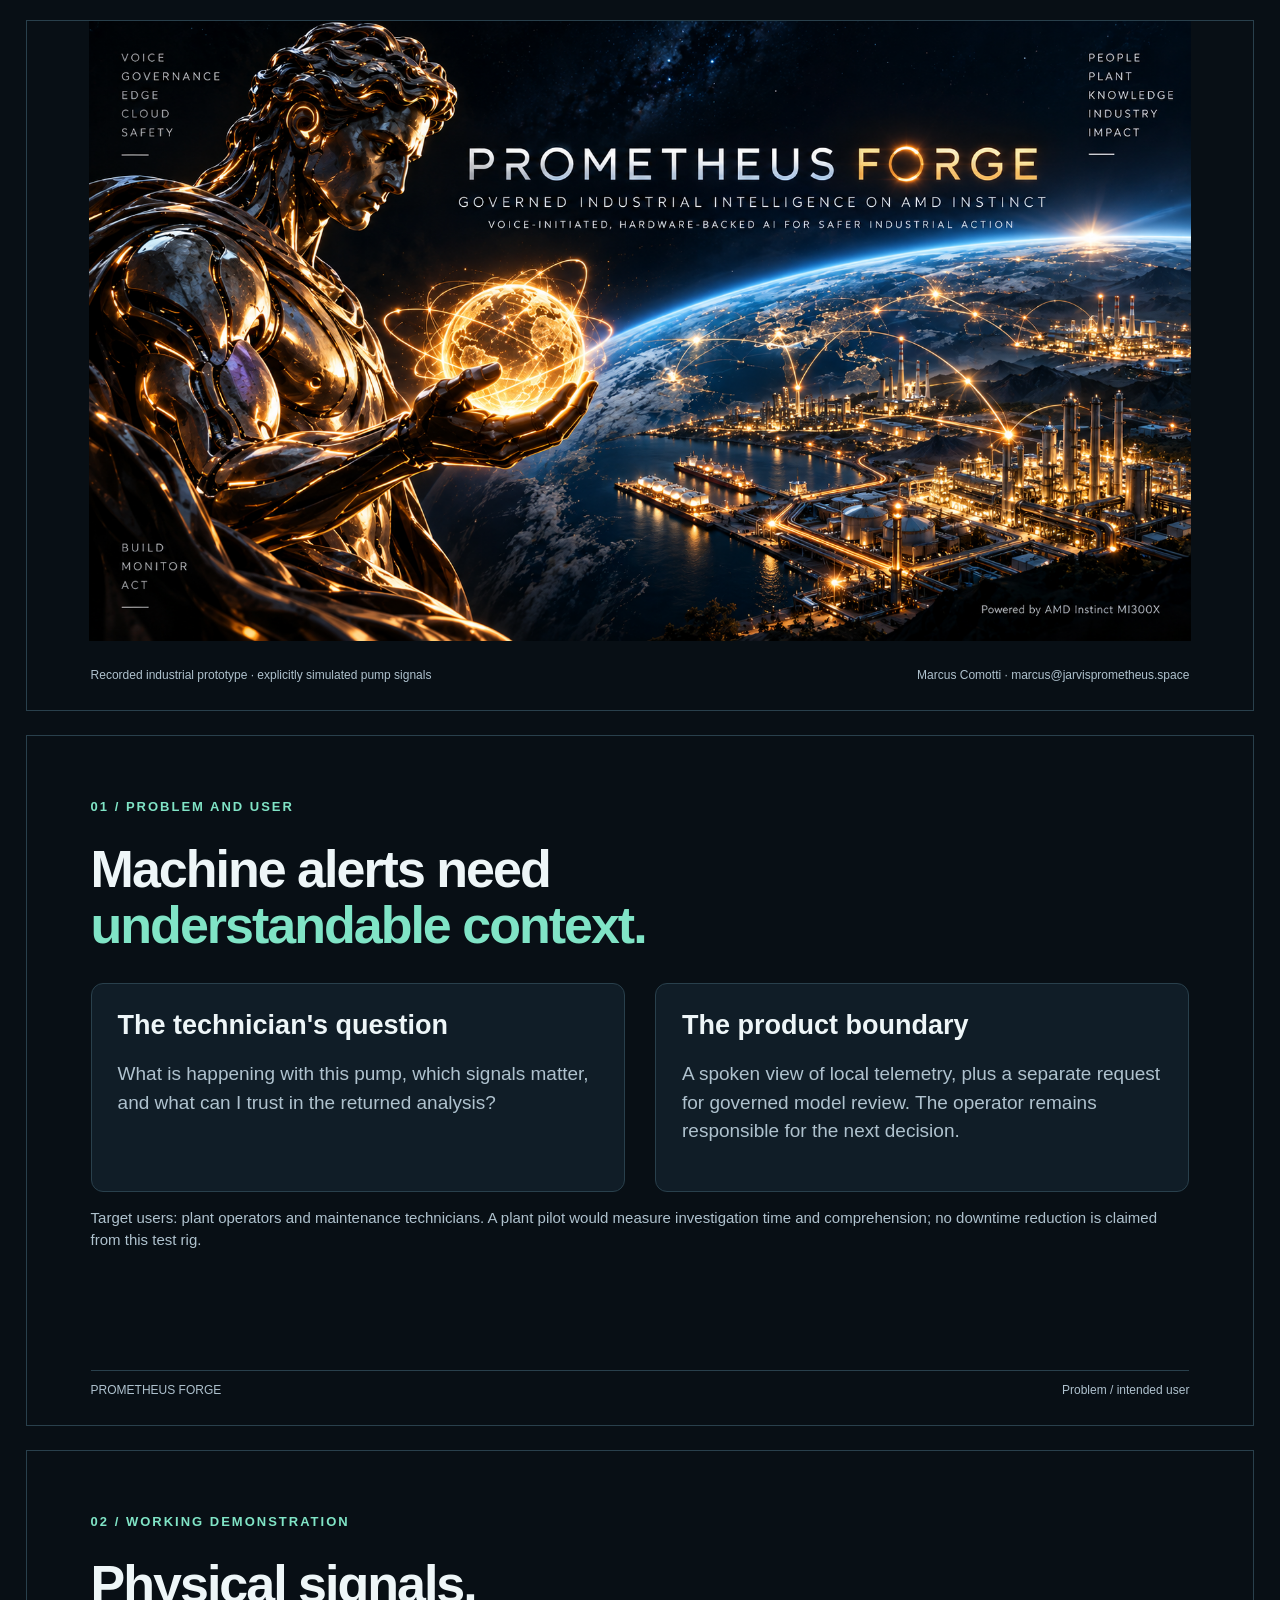
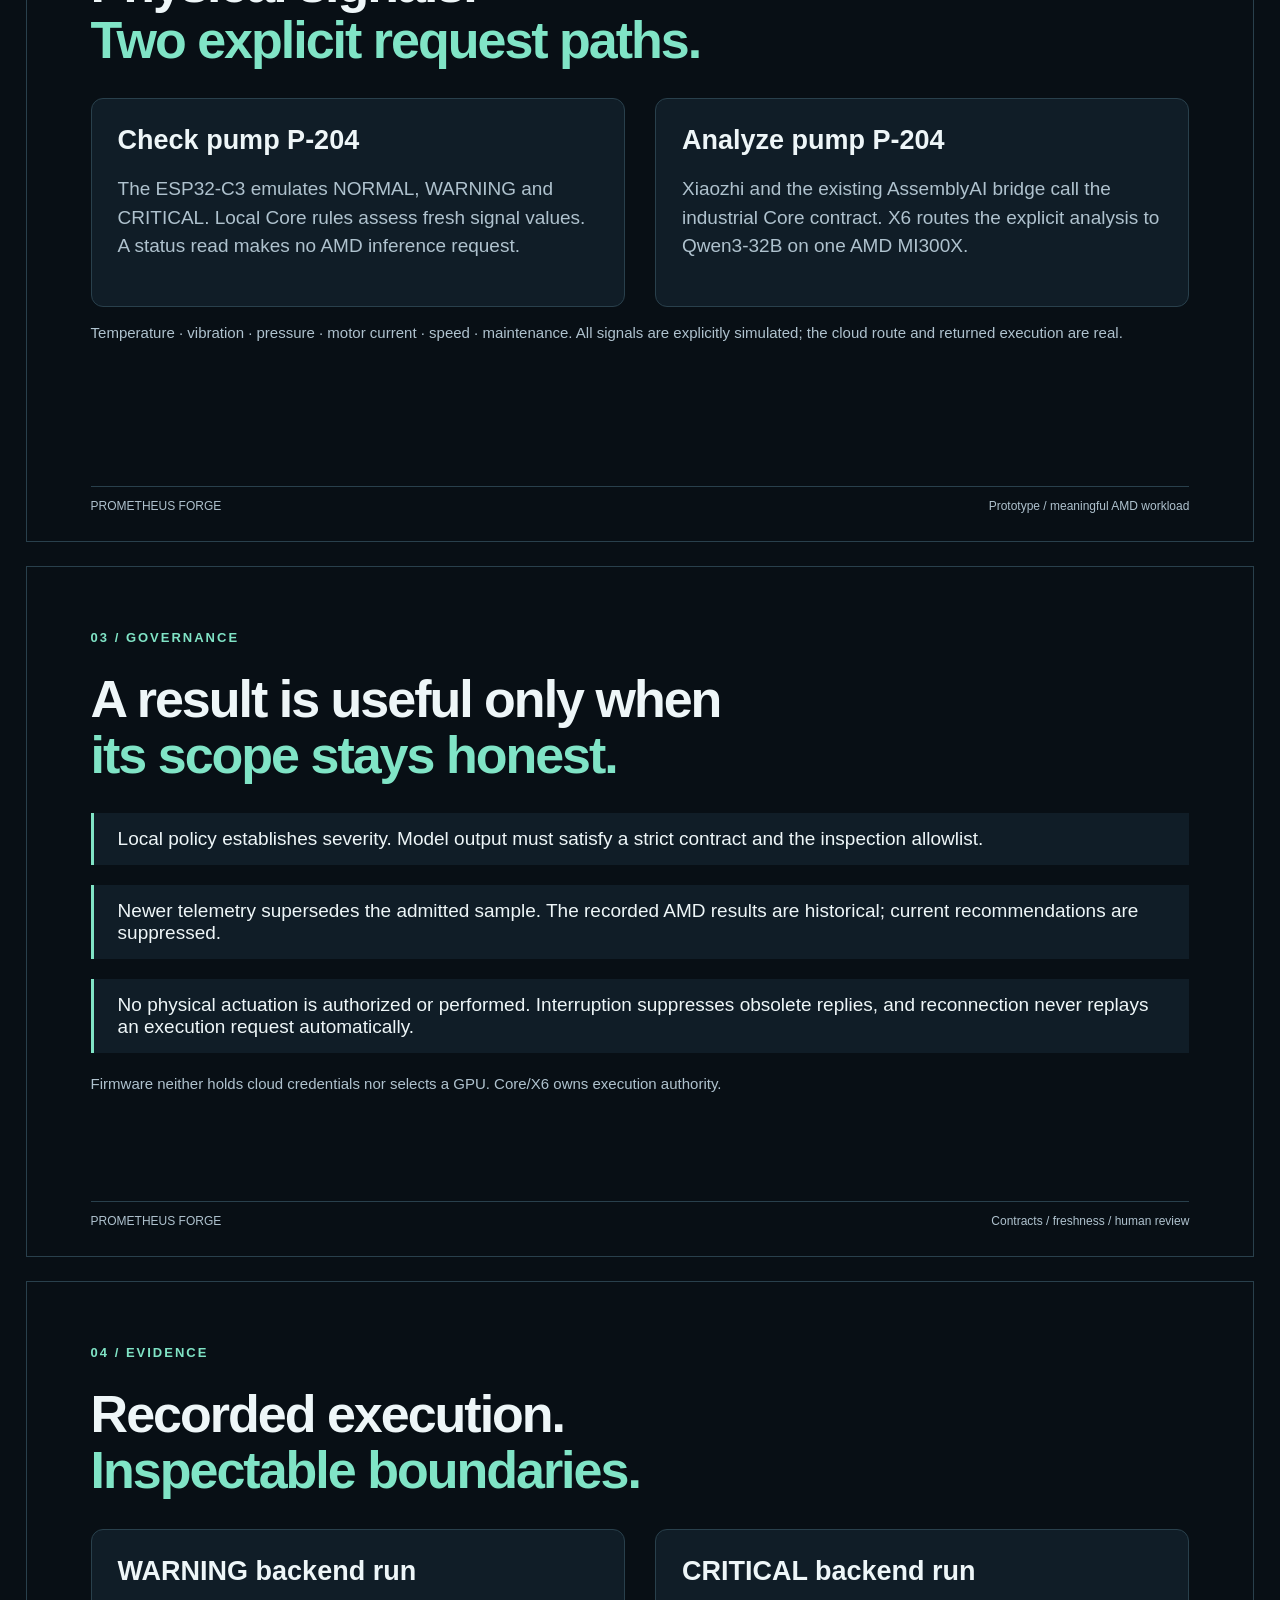
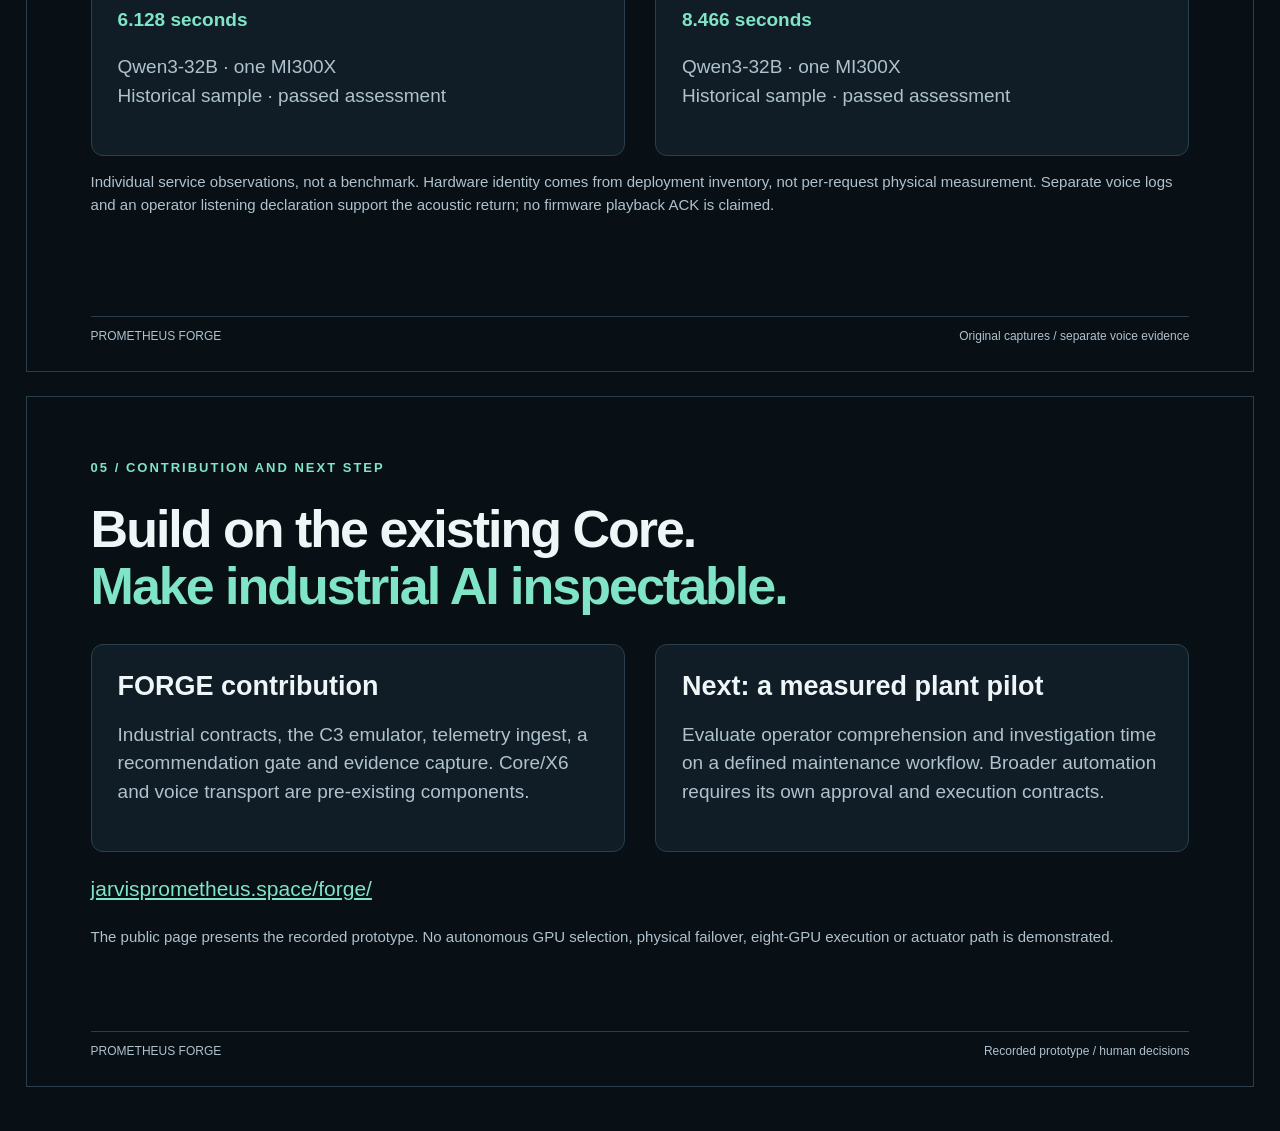
<file: public/forge/pitch.html>
<!doctype html><html lang="en"><head><meta charset="utf-8"><meta name="viewport" content="width=device-width, initial-scale=1"><title>PROMETHEUS FORGE — Pitch</title><style>
@page{size:12.8in 7.2in;margin:0}*{box-sizing:border-box}body{margin:0;background:#080f15;color:#eef6f8;font-family:Arial,Helvetica,sans-serif;-webkit-print-color-adjust:exact;print-color-adjust:exact}.slide{width:12.8in;height:7.2in;position:relative;padding:48px 64px;page-break-after:always;break-after:page;background:#080f15;overflow:hidden}.slide:last-child{page-break-after:auto;break-after:auto}.label{font-size:13px;letter-spacing:2px;color:#80e4c6;font-weight:bold}h1{font-size:52px;letter-spacing:-2px;line-height:1.08;max-width:950px;margin:24px 0 30px}h2{font-size:27px;margin:0 0 15px}p,li{font-size:21px;line-height:1.5;color:#afc2ce}strong{color:#eef6f8}.grid{display:grid;grid-template-columns:1fr 1fr;gap:30px;margin-top:24px}.card{padding:26px;border:1px solid #29404c;background:#101d27;border-radius:12px}.card p{font-size:19px}.accent{color:#80e4c6}.footer{position:absolute;bottom:28px;left:64px;right:64px;display:flex;justify-content:space-between;font-size:12px;color:#afc2ce;border-top:1px solid #29404c;padding-top:12px}.cover{padding:0;background:#080f15}.cover img{display:block;width:100%;height:90%;object-fit:contain}.cover .footer{border:0;background:#080f15;margin:0}.step{font-size:19px;margin:20px 0;padding:15px 24px;border-left:3px solid #80e4c6;background:#101d27}.evidence{font-size:32px;color:#80e4c6;font-weight:bold}.small{font-size:15px}.wide{max-width:1080px}a{color:#80e4c6}@media screen{body{padding:20px}.slide{max-width:100%;margin:0 auto 24px;border:1px solid #29404c}}
</style></head><body>
<section class="slide cover"><img src="cover.png" alt="PROMETHEUS FORGE — governed industrial intelligence on AMD Instinct"><div class="footer"><span>Recorded industrial prototype · explicitly simulated pump signals</span><span>Marcus Comotti · marcus@jarvisprometheus.space</span></div></section>
<section class="slide"><p class="label">01 / PROBLEM AND USER</p><h1>Machine alerts need<br><span class="accent">understandable context.</span></h1><div class="grid"><div class="card"><h2>The technician's question</h2><p>What is happening with this pump, which signals matter, and what can I trust in the returned analysis?</p></div><div class="card"><h2>The product boundary</h2><p>A spoken view of local telemetry, plus a separate request for governed model review. The operator remains responsible for the next decision.</p></div></div><p class="small">Target users: plant operators and maintenance technicians. A plant pilot would measure investigation time and comprehension; no downtime reduction is claimed from this test rig.</p><div class="footer"><span>PROMETHEUS FORGE</span><span>Problem / intended user</span></div></section>
<section class="slide"><p class="label">02 / WORKING DEMONSTRATION</p><h1>Physical signals.<br><span class="accent">Two explicit request paths.</span></h1><div class="grid"><div class="card"><h2>Check pump P-204</h2><p>The ESP32-C3 emulates NORMAL, WARNING and CRITICAL. Local Core rules assess fresh signal values. A status read makes no AMD inference request.</p></div><div class="card"><h2>Analyze pump P-204</h2><p>Xiaozhi and the existing AssemblyAI bridge call the industrial Core contract. X6 routes the explicit analysis to Qwen3-32B on one AMD MI300X.</p></div></div><p class="small">Temperature · vibration · pressure · motor current · speed · maintenance. All signals are explicitly simulated; the cloud route and returned execution are real.</p><div class="footer"><span>PROMETHEUS FORGE</span><span>Prototype / meaningful AMD workload</span></div></section>
<section class="slide"><p class="label">03 / GOVERNANCE</p><h1>A result is useful only when<br><span class="accent">its scope stays honest.</span></h1><div class="step">Local policy establishes severity. Model output must satisfy a strict contract and the inspection allowlist.</div><div class="step">Newer telemetry supersedes the admitted sample. The recorded AMD results are historical; current recommendations are suppressed.</div><div class="step">No physical actuation is authorized or performed. Interruption suppresses obsolete replies, and reconnection never replays an execution request automatically.</div><p class="small">Firmware neither holds cloud credentials nor selects a GPU. Core/X6 owns execution authority.</p><div class="footer"><span>PROMETHEUS FORGE</span><span>Contracts / freshness / human review</span></div></section>
<section class="slide"><p class="label">04 / EVIDENCE</p><h1>Recorded execution.<br><span class="accent">Inspectable boundaries.</span></h1><div class="grid"><div class="card"><h2>WARNING backend run</h2><p class="evidence">6.128 seconds</p><p>Qwen3-32B · one MI300X<br>Historical sample · passed assessment</p></div><div class="card"><h2>CRITICAL backend run</h2><p class="evidence">8.466 seconds</p><p>Qwen3-32B · one MI300X<br>Historical sample · passed assessment</p></div></div><p class="small">Individual service observations, not a benchmark. Hardware identity comes from deployment inventory, not per-request physical measurement. Separate voice logs and an operator listening declaration support the acoustic return; no firmware playback ACK is claimed.</p><div class="footer"><span>PROMETHEUS FORGE</span><span>Original captures / separate voice evidence</span></div></section>
<section class="slide"><p class="label">05 / CONTRIBUTION AND NEXT STEP</p><h1>Build on the existing Core.<br><span class="accent">Make industrial AI inspectable.</span></h1><div class="grid"><div class="card"><h2>FORGE contribution</h2><p>Industrial contracts, the C3 emulator, telemetry ingest, a recommendation gate and evidence capture. Core/X6 and voice transport are pre-existing components.</p></div><div class="card"><h2>Next: a measured plant pilot</h2><p>Evaluate operator comprehension and investigation time on a defined maintenance workflow. Broader automation requires its own approval and execution contracts.</p></div></div><p class="wide"><a href="https://jarvisprometheus.space/forge/">jarvisprometheus.space/forge/</a></p><p class="small">The public page presents the recorded prototype. No autonomous GPU selection, physical failover, eight-GPU execution or actuator path is demonstrated.</p><div class="footer"><span>PROMETHEUS FORGE</span><span>Recorded prototype / human decisions</span></div></section>
</body></html>
</file>
<file: public/forge/style.css>
:root{color-scheme:dark;--bg:#080f15;--panel:#101d27;--line:#29404c;--text:#eef6f8;--muted:#afc2ce;--mint:#80e4c6}*{box-sizing:border-box}html{scroll-behavior:smooth;scroll-padding-top:24px}body{margin:0;background:radial-gradient(ellipse at 90% 0%,#173a40 0,transparent 42%),var(--bg);color:var(--text);font-family:Inter,system-ui,-apple-system,sans-serif;line-height:1.65}a{color:inherit;text-underline-offset:4px}a:focus-visible{outline:3px solid var(--mint);outline-offset:5px}.wrap{max-width:1180px;margin:auto;padding-left:28px;padding-right:28px}header{display:flex;align-items:center;justify-content:space-between;gap:20px;padding-top:30px;padding-bottom:24px;border-bottom:1px solid var(--line)}.brand{font-weight:800;letter-spacing:.06em;text-decoration:none}.brand span{color:var(--mint)}.back{font-size:14px;color:var(--muted)}.hero{padding:72px 0 44px;max-width:900px}.eyebrow,.number{font-size:12px;letter-spacing:.14em;color:var(--mint);font-weight:700}h1{font-size:clamp(40px,6.2vw,76px);line-height:1.1;letter-spacing:-.045em;margin:23px 0}h1 span{color:var(--mint)}.lead{font-size:20px;max-width:760px;color:var(--muted)}.actions{display:flex;flex-wrap:wrap;gap:12px;margin-top:28px}.button{display:inline-flex;align-items:center;gap:16px;border:1px solid #52717c;border-radius:9px;padding:12px 19px;font-size:14px;font-weight:700;text-decoration:none}.button:hover{background:#1d343e}.primary{background:var(--mint);color:#092329;border-color:var(--mint)}.primary:hover{background:#a0f0d9}.demo{padding:25px;border:1px solid var(--line);border-radius:18px;background:var(--panel)}.section-head{display:flex;gap:18px;align-items:center;justify-content:space-between;margin-bottom:20px}h2{font-size:23px;line-height:1.3;margin:0 0 16px}.section-head h2{margin:0}.badge{font-size:11px;letter-spacing:.09em;color:var(--mint);white-space:nowrap}video{display:block;width:100%;aspect-ratio:16/9;background:#05090c;border-radius:10px}.note{font-size:14px;color:var(--muted)}.demo .note{margin-bottom:0}.proof{display:grid;grid-template-columns:repeat(3,1fr);gap:26px;padding:48px 0}.proof article{border-top:2px solid var(--line);padding-top:14px}.proof p:not(.number),.architecture>p:last-child,.details p{color:var(--muted)}.proof h2{font-size:22px}.architecture{padding:30px;border:1px solid var(--line);border-radius:16px;background:#0c1720}.flow{display:flex;align-items:center;justify-content:space-between;gap:12px;margin:26px 0}.flow span{padding:13px;border:1px solid var(--line);border-radius:8px;font-size:14px;text-align:center}.flow b{color:var(--mint)}.details{display:grid;grid-template-columns:1fr 1fr;gap:50px;padding:48px 0}.resources{display:flex;flex-wrap:wrap;gap:25px;padding:24px 0;border-top:1px solid var(--line);color:var(--mint);font-size:14px}footer{display:flex;flex-wrap:wrap;gap:14px 25px;border-top:1px solid var(--line);padding-top:26px;padding-bottom:35px;font-size:12px;color:var(--muted)}footer strong{color:var(--text)}.skip{position:absolute;left:20px;top:-100px;background:var(--mint);color:#092329;padding:10px;z-index:2}.skip:focus{top:10px}@media(max-width:650px){.wrap{padding-left:18px;padding-right:18px}.hero{padding-top:45px}.lead{font-size:18px}.back{font-size:12px}.brand{font-size:14px}.section-head{align-items:flex-start;flex-direction:column;gap:8px}.demo{padding:14px}.proof,.details{grid-template-columns:1fr;gap:24px;padding:32px 0}.flow{flex-direction:column;align-items:stretch}.flow b{text-align:center;transform:rotate(90deg)}.architecture{padding:22px}.resources{gap:16px}}@media(prefers-reduced-motion:reduce){html{scroll-behavior:auto}}
.top-links{display:flex;gap:22px;flex-wrap:wrap}.hero-caption{font-size:14px;color:var(--muted);max-width:710px;margin-top:24px}.evidence-block{margin-top:44px;padding:30px;border:1px solid var(--line);border-radius:16px;background:#0c1720}.evidence-block details{margin-top:26px;border-top:1px solid var(--line);padding-top:20px}.evidence-block summary{cursor:pointer;font-weight:700}.evidence-block details p{color:var(--muted)}.table-scroll{overflow-x:auto}.table-scroll:focus-visible{outline:2px solid var(--mint);outline-offset:4px}table{width:100%;border-collapse:collapse;margin-top:14px;white-space:nowrap;text-align:left}caption{text-align:left;color:var(--muted);font-size:13px;padding:0 0 14px}th,td{padding:16px 14px;border-bottom:1px solid var(--line);font-size:14px}thead th{font-size:12px;color:var(--muted);font-weight:600}td a{color:var(--mint)}.scenario{letter-spacing:.07em;font-size:11px}.warning{color:#f4cf77}.critical{color:#ffae9d}.commands{padding:28px;border:1px solid var(--line);border-radius:16px;margin-bottom:32px}.command-grid{display:grid;grid-template-columns:1fr 1fr;gap:25px}.command-grid article{padding:18px;border:1px solid var(--line);border-radius:10px;background:var(--panel)}blockquote{margin:18px 0 0;font-size:19px;line-height:1.5}.commands .badge{white-space:normal}@media(max-width:650px){.top-links{gap:10px;justify-content:flex-end}.top-links a{font-size:11px}.evidence-block,.commands{padding:19px}.command-grid{grid-template-columns:1fr}.table-scroll{margin-right:-8px}th,td{padding:12px 10px}}
</file>
<file: public/playground/style.css>
:root {
  color-scheme: dark;
  --bg: #080f15;
  --panel: #101d27;
  --line: #29404c;
  --text: #eef6f8;
  --muted: #afc2ce;
  --mint: #80e4c6;
  --danger: #ffae9d;
}

* { box-sizing: border-box; }
html { scroll-behavior: smooth; scroll-padding-top: 24px; }
body {
  margin: 0;
  background: radial-gradient(ellipse at 90% 0%, #173a40 0, transparent 42%), var(--bg);
  color: var(--text);
  font-family: Inter, system-ui, -apple-system, sans-serif;
  line-height: 1.65;
}
a { color: inherit; text-underline-offset: 4px; }
a:focus-visible { outline: 3px solid var(--mint); outline-offset: 5px; }
.wrap { max-width: 1180px; margin: auto; padding-left: 28px; padding-right: 28px; }

header {
  display: flex;
  align-items: center;
  justify-content: space-between;
  gap: 20px;
  padding-top: 30px;
  padding-bottom: 24px;
  border-bottom: 1px solid var(--line);
}
.brand { font-weight: 800; letter-spacing: .06em; text-decoration: none; }
.brand span { color: var(--mint); }
.top-links { display: flex; gap: 22px; flex-wrap: wrap; }
.back { font-size: 14px; color: var(--muted); }

.hero { padding: 72px 0 44px; max-width: 940px; }
.eyebrow, .number {
  font-size: 12px;
  letter-spacing: .14em;
  color: var(--mint);
  font-weight: 700;
}
h1 {
  font-size: clamp(40px, 6.2vw, 76px);
  line-height: 1.1;
  letter-spacing: -.045em;
  margin: 23px 0;
}
h1 span { color: var(--mint); }
.lead { font-size: 20px; max-width: 810px; color: var(--muted); }
.hero-caption { font-size: 14px; color: var(--muted); max-width: 760px; margin-top: 24px; }
.actions { display: flex; flex-wrap: wrap; gap: 12px; margin-top: 28px; }
.button {
  display: inline-flex;
  align-items: center;
  gap: 16px;
  border: 1px solid #52717c;
  border-radius: 9px;
  padding: 12px 19px;
  font-size: 14px;
  font-weight: 700;
  text-decoration: none;
}
.button:hover { background: #1d343e; }
.primary { background: var(--mint); color: #092329; border-color: var(--mint); }
.primary:hover { background: #a0f0d9; }

.demo {
  padding: 25px;
  border: 1px solid var(--line);
  border-radius: 18px;
  background: var(--panel);
}
.baseline-demo { margin-top: 8px; background: #0c1720; }
.baseline-intro { max-width: 820px; margin-top: -4px; margin-bottom: 20px; }
.proof-label { margin: 0 0 7px; }
.proof-context {
  margin: 18px 0 0;
  padding: 15px 17px;
  border-left: 2px solid var(--mint);
  background: #0b171e;
  color: var(--muted);
  font-size: 13px;
}
.section-head { display: flex; gap: 18px; align-items: center; justify-content: space-between; margin-bottom: 20px; }
h2 { font-size: 23px; line-height: 1.3; margin: 0 0 16px; }
.section-head h2 { margin: 0; }
.badge, .status {
  font-size: 11px;
  letter-spacing: .09em;
  color: var(--mint);
  white-space: nowrap;
  font-weight: 700;
}

.terminal { border: 1px solid var(--line); border-radius: 10px; background: #071016; overflow: hidden; }
.terminal ol { list-style: none; margin: 0; padding: 8px 20px; }
.terminal li {
  display: grid;
  grid-template-columns: 34px 1fr auto;
  gap: 14px;
  align-items: center;
  padding: 15px 0;
  border-bottom: 1px solid var(--line);
}
.terminal li:last-child { border-bottom: 0; }
.terminal span { color: #69808b; font: 700 11px/1 ui-monospace, monospace; }
.terminal p { margin: 0; font: 500 13px/1.45 ui-monospace, monospace; }
.terminal b {
  color: var(--mint);
  font: 700 11px/1 ui-monospace, monospace;
  letter-spacing: .08em;
  text-align: right;
}
.metrics {
  display: grid;
  grid-template-columns: repeat(4, 1fr);
  gap: 1px;
  margin-top: 18px;
  background: var(--line);
  border: 1px solid var(--line);
  border-radius: 10px;
  overflow: hidden;
}
.metrics article { min-width: 0; background: #0c1720; padding: 16px; }
.metrics span { display: block; color: var(--muted); font-size: 10px; letter-spacing: .09em; }
.metrics strong {
  display: block;
  margin-top: 7px;
  color: var(--mint);
  font: 700 13px/1.4 ui-monospace, monospace;
  overflow-wrap: anywhere;
}
.note { font-size: 14px; color: var(--muted); }
code { font-family: ui-monospace, SFMono-Regular, Menlo, monospace; overflow-wrap: anywhere; }

.proof {
  display: grid;
  grid-template-columns: repeat(3, 1fr);
  gap: 26px;
  padding: 48px 0;
}
.proof article { border-top: 2px solid var(--line); padding-top: 14px; }
.workflow article:nth-child(n+4) { margin-top: 8px; }
.proof p:not(.number), .architecture > p:last-child, .details p, .containment-grid p { color: var(--muted); }
.proof h2 { font-size: 22px; }

.architecture { margin-top: 44px; padding: 30px; border: 1px solid var(--line); border-radius: 16px; background: #0c1720; }
.flow { display: flex; align-items: center; justify-content: space-between; gap: 10px; margin: 26px 0; }
.flow span { padding: 13px 10px; border: 1px solid var(--line); border-radius: 8px; font-size: 13px; text-align: center; flex: 1; }
.flow b { color: var(--mint); }

.evidence-block { margin-top: 44px; padding: 30px; border: 1px solid var(--line); border-radius: 16px; background: #0c1720; }
.containment-grid { display: grid; grid-template-columns: 1fr 1fr; gap: 1px; background: var(--line); border: 1px solid var(--line); border-radius: 10px; overflow: hidden; }
.containment-grid article { background: var(--panel); padding: 22px; }
.containment-grid h3 { margin: 10px 0 5px; font-size: 18px; }
.containment-grid p { margin: 0; }

.details { display: grid; grid-template-columns: 1fr 1fr; gap: 50px; padding: 48px 0; }
.resources { display: flex; flex-wrap: wrap; gap: 25px; padding: 24px 0; border-top: 1px solid var(--line); color: var(--mint); font-size: 14px; }
footer { display: flex; flex-wrap: wrap; gap: 14px 25px; border-top: 1px solid var(--line); padding-top: 26px; padding-bottom: 35px; font-size: 12px; color: var(--muted); }
footer strong { color: var(--text); }
.skip { position: absolute; left: 20px; top: -100px; background: var(--mint); color: #092329; padding: 10px; z-index: 2; }
.skip:focus { top: 10px; }

@media (max-width: 860px) {
  .flow { flex-wrap: wrap; }
  .flow span { min-width: 28%; }
}
@media (max-width: 760px) {
  .metrics { grid-template-columns: 1fr 1fr; }
  .containment-grid { grid-template-columns: 1fr; }
}
@media (max-width: 650px) {
  .wrap { padding-left: 18px; padding-right: 18px; }
  .hero { padding-top: 45px; }
  .lead { font-size: 18px; }
  .top-links { gap: 10px; justify-content: flex-end; }
  .top-links a { font-size: 11px; }
  .brand { font-size: 14px; }
  .section-head { align-items: flex-start; flex-direction: column; gap: 8px; }
  .demo { padding: 14px; }
  .proof, .details { grid-template-columns: 1fr; gap: 24px; padding: 32px 0; }
  .workflow article:nth-child(n+4) { margin-top: 0; }
  .flow { flex-direction: column; align-items: stretch; }
  .flow span { min-width: 0; }
  .flow b { text-align: center; transform: rotate(90deg); }
  .architecture, .evidence-block { padding: 22px; }
  .terminal li { grid-template-columns: 26px 1fr; }
  .terminal b { grid-column: 2; text-align: left; }
  .resources { gap: 16px; }
}
@media (max-width: 430px) {
  .metrics { grid-template-columns: 1fr; }
}
@media (prefers-reduced-motion: reduce) {
  html { scroll-behavior: auto; }
}
</file>
<file: public/voice/style.css>
:root{color-scheme:dark;--bg:#080f15;--panel:#101d27;--line:#29404c;--text:#eef6f8;--muted:#afc2ce;--mint:#80e4c6}*{box-sizing:border-box}html{scroll-behavior:smooth;scroll-padding-top:24px}body{margin:0;background:radial-gradient(ellipse at 90% 0%,#173a40 0,transparent 42%),var(--bg);color:var(--text);font-family:Inter,system-ui,-apple-system,sans-serif;line-height:1.65}a{color:inherit;text-underline-offset:4px}a:focus-visible{outline:3px solid var(--mint);outline-offset:5px}.wrap{max-width:1180px;margin:auto;padding-left:28px;padding-right:28px}header{display:flex;align-items:center;justify-content:space-between;gap:20px;padding-top:30px;padding-bottom:24px;border-bottom:1px solid var(--line)}.brand{font-weight:800;letter-spacing:.06em;text-decoration:none}.brand span{color:var(--mint)}.back{font-size:14px;color:var(--muted)}.hero{padding:72px 0 44px;max-width:900px}.eyebrow,.number{font-size:12px;letter-spacing:.14em;color:var(--mint);font-weight:700}h1{font-size:clamp(40px,6.2vw,76px);line-height:1.1;letter-spacing:-.045em;margin:23px 0}h1 span{color:var(--mint)}.lead{font-size:20px;max-width:760px;color:var(--muted)}.actions{display:flex;flex-wrap:wrap;gap:12px;margin-top:28px}.button{display:inline-flex;align-items:center;gap:16px;border:1px solid #52717c;border-radius:9px;padding:12px 19px;font-size:14px;font-weight:700;text-decoration:none}.button:hover{background:#1d343e}.primary{background:var(--mint);color:#092329;border-color:var(--mint)}.primary:hover{background:#a0f0d9}.demo{padding:25px;border:1px solid var(--line);border-radius:18px;background:var(--panel)}.section-head{display:flex;gap:18px;align-items:center;justify-content:space-between;margin-bottom:20px}h2{font-size:23px;line-height:1.3;margin:0 0 16px}.section-head h2{margin:0}.badge{font-size:11px;letter-spacing:.09em;color:var(--mint);white-space:nowrap}video{display:block;width:100%;aspect-ratio:16/9;background:#05090c;border-radius:10px}.note{font-size:14px;color:var(--muted)}.demo .note{margin-bottom:0}.proof{display:grid;grid-template-columns:repeat(3,1fr);gap:26px;padding:48px 0}.proof article{border-top:2px solid var(--line);padding-top:14px}.proof p:not(.number),.architecture>p:last-child,.details p{color:var(--muted)}.proof h2{font-size:22px}.architecture{padding:30px;border:1px solid var(--line);border-radius:16px;background:#0c1720}.flow{display:flex;align-items:center;justify-content:space-between;gap:12px;margin:26px 0}.flow span{padding:13px;border:1px solid var(--line);border-radius:8px;font-size:14px;text-align:center}.flow b{color:var(--mint)}.details{display:grid;grid-template-columns:1fr 1fr;gap:50px;padding:48px 0}.resources{display:flex;flex-wrap:wrap;gap:25px;padding:24px 0;border-top:1px solid var(--line);color:var(--mint);font-size:14px}footer{display:flex;flex-wrap:wrap;gap:14px 25px;border-top:1px solid var(--line);padding-top:26px;padding-bottom:35px;font-size:12px;color:var(--muted)}footer strong{color:var(--text)}.skip{position:absolute;left:20px;top:-100px;background:var(--mint);color:#092329;padding:10px;z-index:2}.skip:focus{top:10px}@media(max-width:650px){.wrap{padding-left:18px;padding-right:18px}.hero{padding-top:45px}.lead{font-size:18px}.back{font-size:12px}.brand{font-size:14px}.section-head{align-items:flex-start;flex-direction:column;gap:8px}.demo{padding:14px}.proof,.details{grid-template-columns:1fr;gap:24px;padding:32px 0}.flow{flex-direction:column;align-items:stretch}.flow b{text-align:center;transform:rotate(90deg)}.architecture{padding:22px}.resources{gap:16px}}@media(prefers-reduced-motion:reduce){html{scroll-behavior:auto}}
</file>
